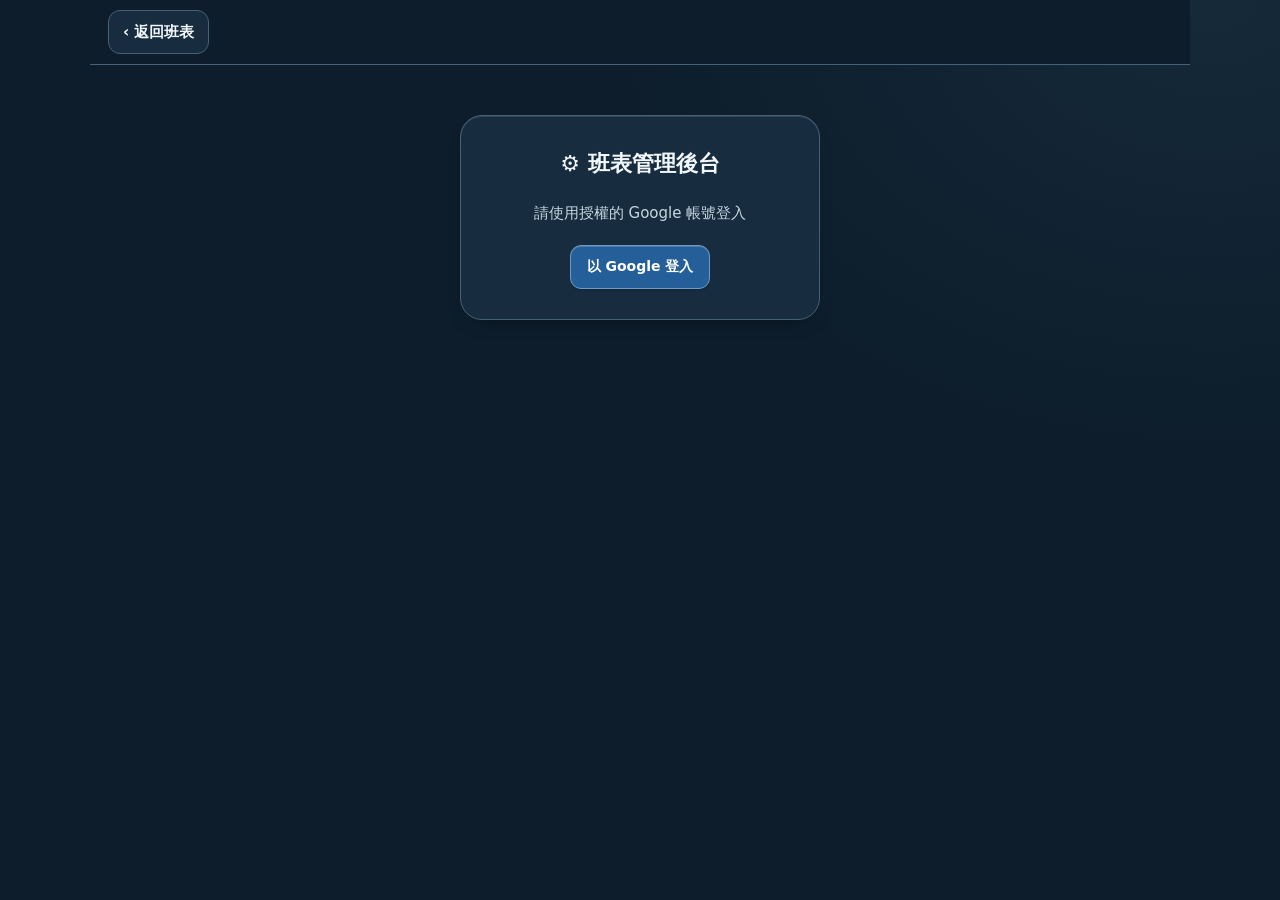
<file: admin/index.html>
<!DOCTYPE html>
<html lang="zh-TW" translate="no">
<head>
<meta charset="UTF-8">
<meta name="viewport" content="width=device-width,initial-scale=1,viewport-fit=cover">
<meta name="google" content="notranslate">
<meta name="theme-color" content="#0f0f1a">
<link rel="manifest" href="./manifest.json">
<link rel="apple-touch-icon" href="./icon-192.png">
<title>班表管理後台</title><script>(function(){var mode='auto';try{mode=localStorage.getItem('_appearance')||'auto'}catch(e){}var hour=new Date().getHours();document.documentElement.dataset.theme=mode==='light'||mode==='auto'&&hour>=5&&hour<19?'light':'dark'})();</script>
<link rel="stylesheet" href="./admin.css?v=339-station">
<script src="../vendor/firebase/10.12.0/firebase-app-compat.js"></script>
<script src="../vendor/firebase/10.12.0/firebase-auth-compat.js"></script>
<script src="../vendor/firebase/10.12.0/firebase-firestore-compat.js"></script>
</head>
<body translate="no">
<nav class="admin-topnav" aria-label="返回班表">
  <a href="../" style="display:inline-flex;align-items:center;min-height:44px;padding:8px 14px;border:1px solid #66806e;border-radius:12px;background:linear-gradient(145deg,#284a3c,#183027);box-shadow:inset 0 1px 0 #ffffff33,0 3px 0 #061c14;color:#e9f6e8;text-decoration:none;font-weight:700" onclick="try{const from=new URL(document.referrer),root=new URL('../',location.href);if(from.origin===root.origin&amp;&amp;(from.pathname===root.pathname||from.pathname===root.pathname+'index.html')&amp;&amp;history.length&gt;1){history.back();return false}}catch(e){}">‹ 返回班表</a>
</nav>
<div id="app"></div>
<div id="toast" class="toast"></div>
<script src="./admin.js?v=339-station"></script>
</body>
</html>
</file>
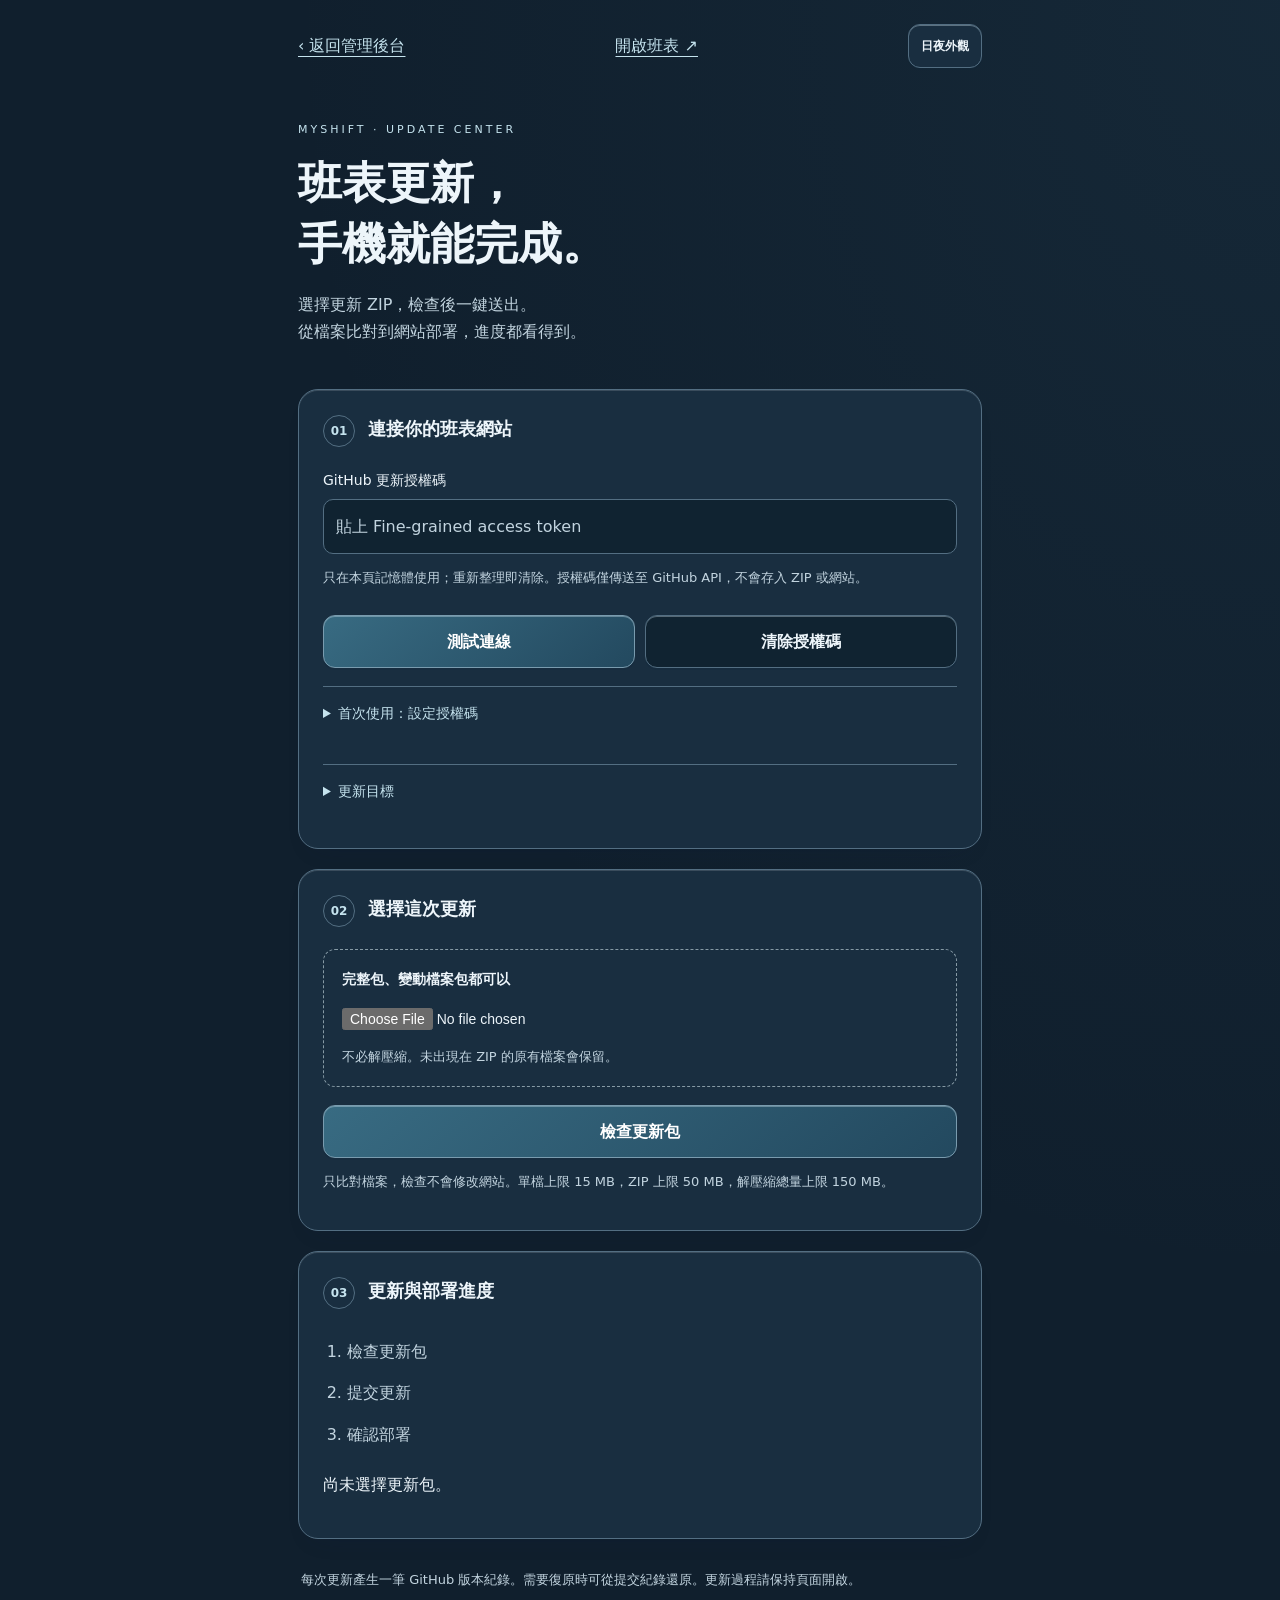
<file: update/index.html>
<!doctype html>
<html lang="zh-Hant"><head><meta charset="utf-8"><meta name="viewport" content="width=device-width,initial-scale=1,viewport-fit=cover"><meta name="theme-color" content="#101b24"><title>班表・手機更新中心</title><link rel="stylesheet" href="update.css?v=337"><script defer src="vendor/jszip.min.js"></script><script defer src="update.js?v=337"></script></head>
<body><script>(function(){var m='auto';try{m=localStorage.getItem('_appearance')||'auto'}catch(e){}var h=new Date().getHours();document.documentElement.dataset.theme=m==='light'||m==='auto'&&h>=5&&h<19?'light':'dark'})();</script><main><nav><a href="../admin/">‹ 返回管理後台</a><a href="../">開啟班表 ↗</a><button type="button" id="appearance" class="appearance" aria-label="切換日夜外觀">日夜外觀</button></nav><header><p class="eyebrow">MYSHIFT · UPDATE CENTER</p><h1>班表更新，<br>手機就能完成。</h1><p>選擇更新 ZIP，檢查後一鍵送出。<br>從檔案比對到網站部署，進度都看得到。</p></header>
<section><h2><span>01</span> 連接你的班表網站</h2><label for="token">GitHub 更新授權碼</label><input id="token" type="password" autocomplete="off" spellcheck="false" placeholder="貼上 Fine-grained access token"><p class="hint">只在本頁記憶體使用；重新整理即清除。授權碼僅傳送至 GitHub API，不會存入 ZIP 或網站。</p><div class="actions"><button id="connect" type="button">測試連線</button><button id="clear" class="secondary" type="button">清除授權碼</button></div>
<details><summary>首次使用：設定授權碼</summary><p>在 GitHub 建立 Fine-grained personal access token，Repository access 只選 <b>myshift</b>，設定 Contents: Read and write；Actions: Read-only 與 Pages: Read-only 可供查看部署狀態。請設定到期日。</p><a href="https://github.com/settings/personal-access-tokens/new" target="_blank" rel="noopener noreferrer">開啟 GitHub 授權碼設定 ↗</a></details>
<details><summary>更新目標</summary><label for="owner">帳號</label><input id="owner" value="onerkk" spellcheck="false"><label for="repo">儲存庫</label><input id="repo" value="myshift" spellcheck="false"><label for="branch">分支（留空自動判斷）</label><input id="branch" placeholder="自動使用預設分支" spellcheck="false"><p class="hint">上傳到目前 GitHub Pages 使用的來源分支；如有分支保護，GitHub 可能拒絕直接更新。</p></details></section>
<section><h2><span>02</span> 選擇這次更新</h2><label class="filebox" for="zip">完整包、變動檔案包都可以<input id="zip" type="file" accept=".zip,application/zip"><small>不必解壓縮。未出現在 ZIP 的原有檔案會保留。</small></label><button id="inspect" type="button">檢查更新包</button><p class="hint">只比對檔案，檢查不會修改網站。單檔上限 15 MB，ZIP 上限 50 MB，解壓縮總量上限 150 MB。</p><div id="review" hidden><h3 id="reviewTitle"></h3><ul id="files"></ul><button id="publish" type="button">一鍵更新網站</button></div></section>
<section><h2><span>03</span> 更新與部署進度</h2><ol id="steps"><li id="stepCheck">檢查更新包</li><li id="stepCommit">提交更新</li><li id="stepDeploy">確認部署</li></ol><p id="status" role="status" aria-live="polite">尚未選擇更新包。</p><div id="links"></div><button id="retryDeploy" type="button" class="secondary" hidden>重新檢查部署</button></section><footer>每次更新產生一筆 GitHub 版本紀錄。需要復原時可從提交紀錄還原。更新過程請保持頁面開啟。</footer></main></body></html>
</file>
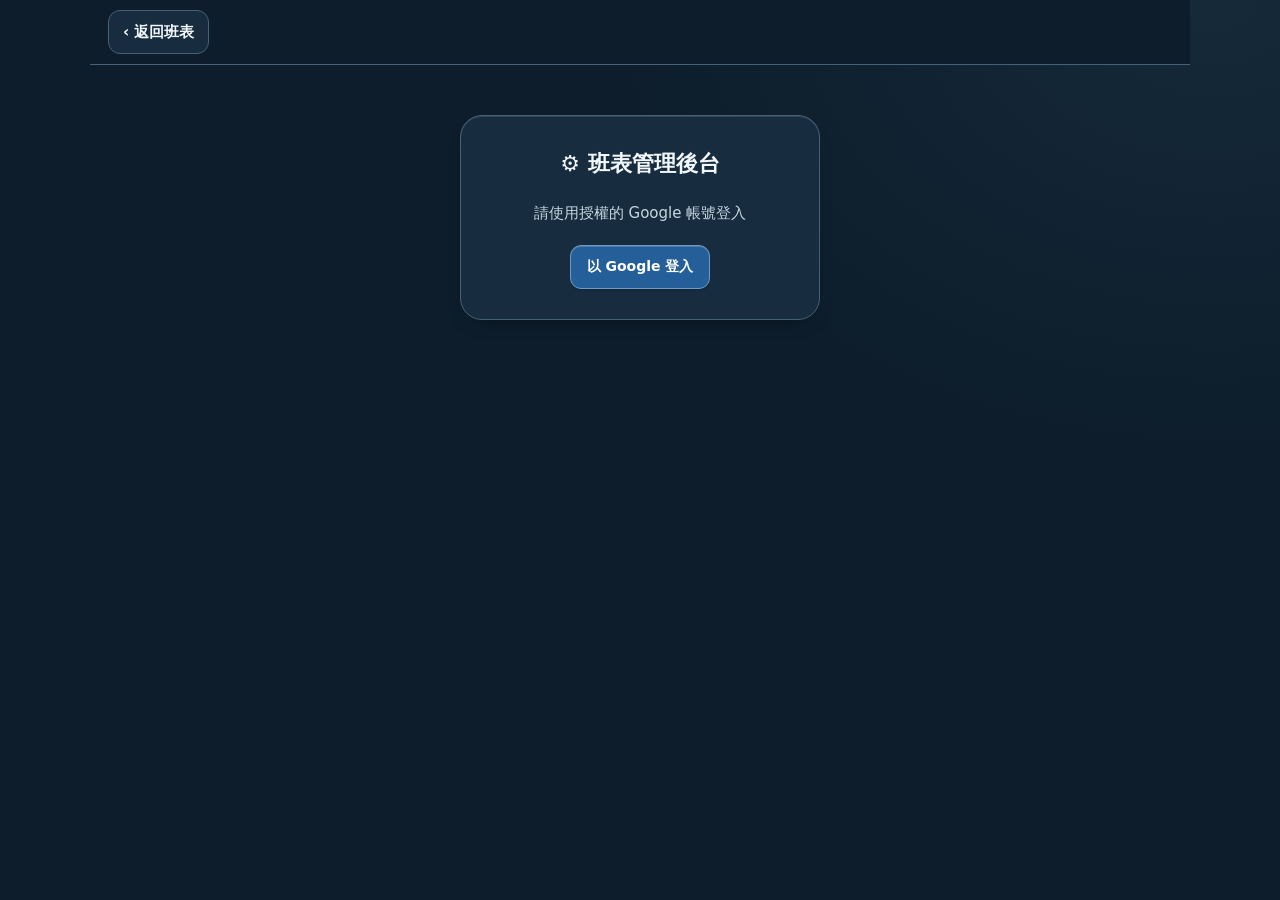
<file: admin.html>
<!DOCTYPE html>
<html lang="zh-TW">
<head>
<meta charset="UTF-8">
<meta name="viewport" content="width=device-width,initial-scale=1">
<meta http-equiv="refresh" content="0;url=https://onerkk.github.io/myshift/admin/index.html">
<meta name="google" content="notranslate">
<title>管理後台</title>
<style>
body{font-family:system-ui,-apple-system,sans-serif;padding:40px 20px;text-align:center;color:#333;background:#f5f5f5}
.box{max-width:400px;margin:60px auto;background:#fff;padding:30px;border-radius:12px;box-shadow:0 2px 8px rgba(0,0,0,0.1)}
h2{margin:0 0 16px;font-size:18px}
a{display:inline-block;margin-top:16px;padding:12px 24px;background:#00897b;color:#fff;text-decoration:none;border-radius:8px;font-weight:600}
code{font-size:11px;color:#888;word-break:break-all;display:block;margin-top:12px}
</style>
</head>
<body translate="no">
<div class="box">
<h2>前往管理後台</h2>
<p>如果未自動跳轉，請點下方按鈕</p>
<a href="https://onerkk.github.io/myshift/admin/index.html">開啟管理後台</a>
<code>https://onerkk.github.io/myshift/admin/index.html</code>
</div>
<script>
(function(){
  var target = 'https://onerkk.github.io/myshift/admin/index.html';
  setTimeout(function(){
    try { window.top.location.href = target; }
    catch(e) { window.location.href = target; }
  }, 100);
})();
</script>
</body>
</html>
</file>
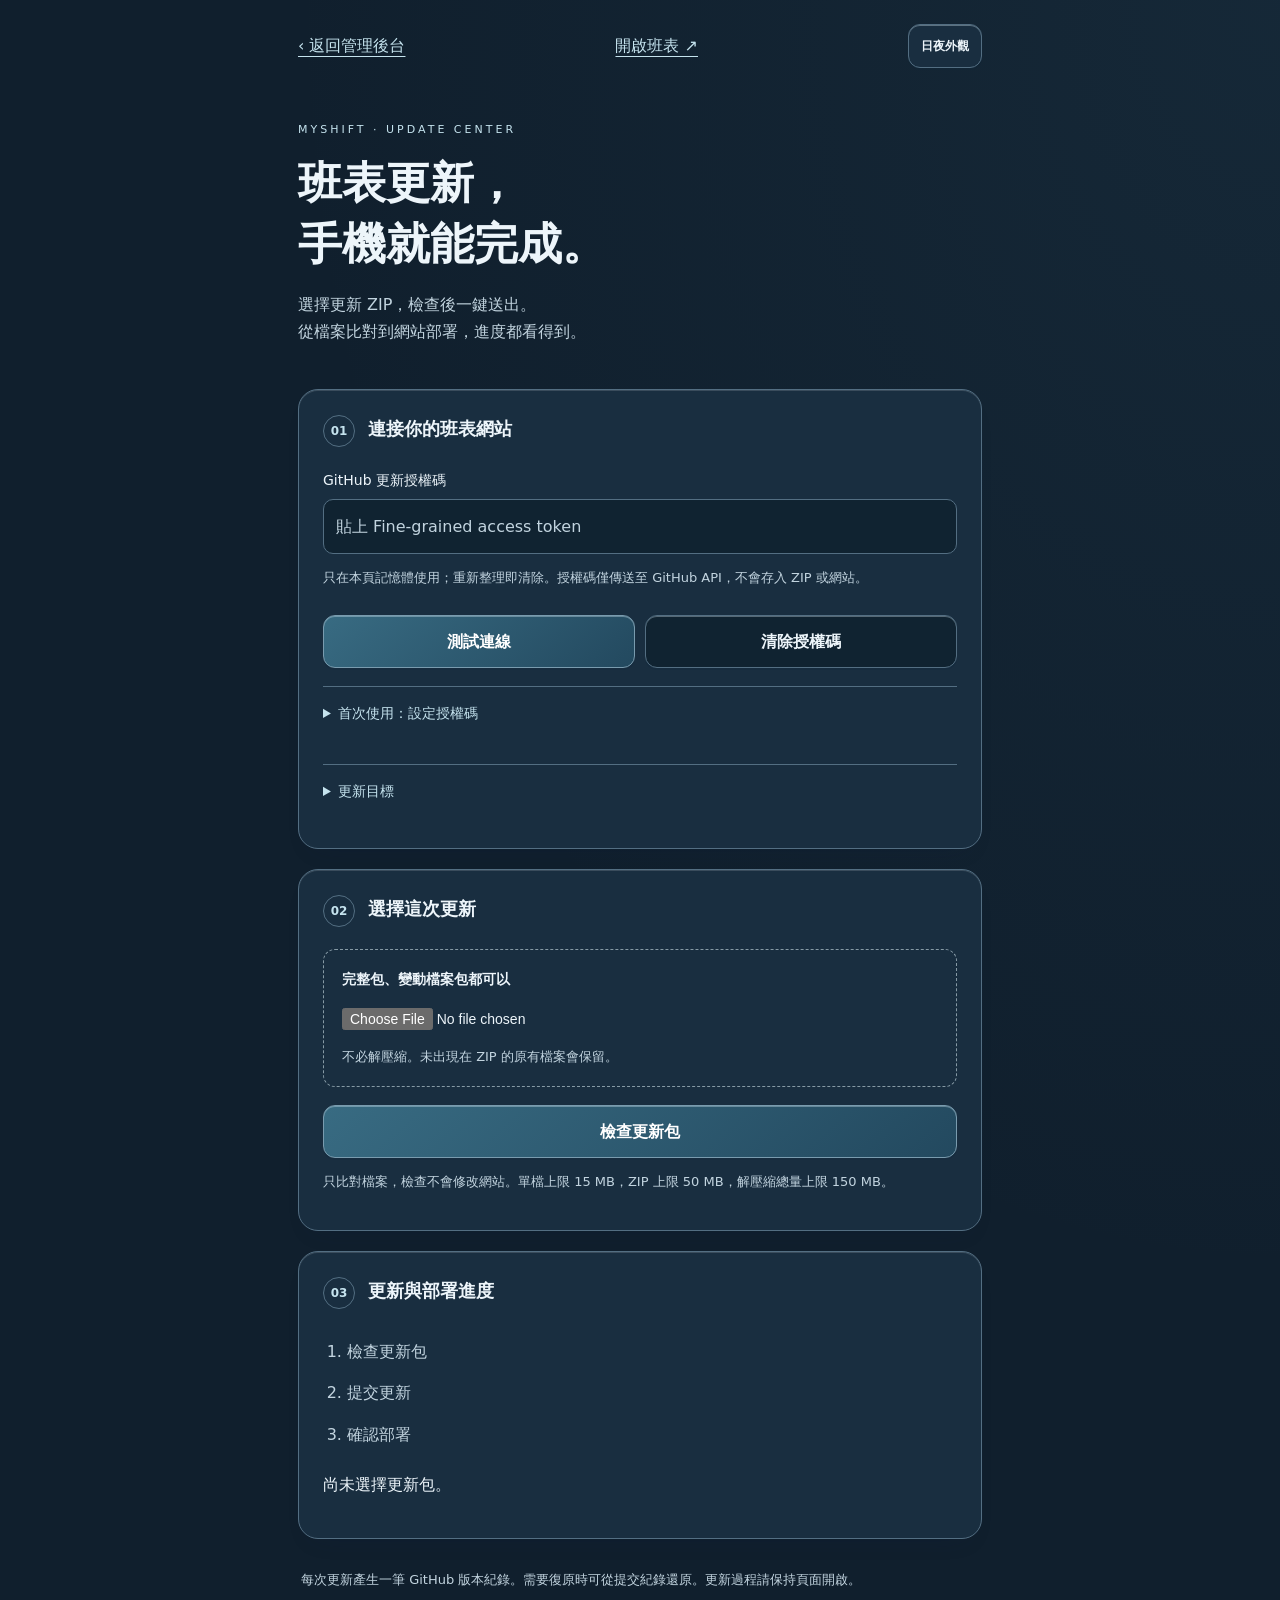
<file: update.html>
<!doctype html>
<html lang="zh-Hant" data-site-root="./"><head><meta charset="utf-8"><meta name="viewport" content="width=device-width,initial-scale=1,viewport-fit=cover"><meta name="theme-color" content="#101b24"><title>班表・手機更新中心</title><style>:root{color-scheme:dark;font-family:system-ui,-apple-system,"Noto Sans TC",sans-serif;color:#eaf0f5;background:#101b24;line-height:1.7}*{box-sizing:border-box}body{margin:0;background:radial-gradient(ellipse at top right,#29473e80,transparent 55%)}main{max-width:720px;margin:auto;padding:24px 18px 50px}nav{display:flex;justify-content:space-between;gap:12px;flex-wrap:wrap}a{color:#cfe7dd;text-underline-offset:5px;overflow-wrap:anywhere}nav a{display:inline-flex;align-items:center;min-height:44px}header{padding:42px 0 28px}.eyebrow{font-size:11px;letter-spacing:3px;color:#d4c39b}h1{font-size:clamp(32px,8vw,48px);line-height:1.4;margin:12px 0;color:#f7f3e8;font-weight:600}header>p:last-child{color:#b4c3cb}section{padding:24px;background:#192b36;border:1px solid #425965;border-radius:20px;margin-bottom:20px;box-shadow:0 12px 35px #0002}h2{font-size:18px;margin:0 0 22px}h2 span{display:inline-grid;place-items:center;width:32px;height:32px;border:1px solid #bba879;border-radius:50%;font-size:12px;color:#e2d0a7;margin-right:7px}label{display:block;margin:12px 0 6px;font-size:14px}input:not([type=file]){width:100%;min-width:0;padding:13px 12px;font:inherit;font-size:16px;background:#101e28;color:#f7f7f7;border:1px solid #687b87;border-radius:10px}button{min-height:48px;padding:12px 16px;border-radius:12px;background:#d7c392;color:#17252c;border:1px solid #ebddb8;font:inherit;font-weight:700;cursor:pointer;width:100%;margin-top:12px}button.secondary{background:#223c4a;color:#e5edf3;border-color:#647c8b}button:disabled{opacity:.5;cursor:default}.actions{display:flex;gap:10px}.actions button{width:auto;flex:1}.hint,small,footer{font-size:13px;color:#b9c8d0}details{border-top:1px solid #3c5360;margin-top:18px;padding-top:15px}summary{cursor:pointer;min-height:44px;color:#e2d0a7;font-size:14px}details p{font-size:14px}.filebox{padding:18px;border:1px dashed #869aa5;border-radius:12px;font-weight:600}.filebox input{display:block;max-width:100%;font-size:14px;margin:16px 0}.filebox small{display:block;font-weight:400}#files{max-height:260px;overflow:auto;padding-left:20px;font-size:13px;overflow-wrap:anywhere}#status{white-space:pre-line;overflow-wrap:anywhere}#status.error{color:#ffb4aa}#steps{padding-left:24px;color:#b9c8d0}#steps li{padding:7px 0}#steps .done{color:#a3e0bf}#steps .active{color:#f3d99e}#links a{display:block;min-height:44px;padding:8px 0}footer{padding:10px 3px}button:focus-visible,a:focus-visible,input:focus-visible,summary:focus-visible{outline:3px solid #dfc996;outline-offset:3px}[hidden]{display:none!important}@media(max-width:380px){section{padding:18px}.actions{flex-direction:column;gap:0}}

/* v337: same readable light/dark palette as the roster and console. */
:root{--up-bg:#101f2d;--up-panel:#192e40;--up-input:#102331;--up-text:#edf5fa;--up-muted:#c2d4df;--up-line:#536e82;--up-accent:#c5e3ee;color:var(--up-text);background:var(--up-bg)}
html[data-theme=light]{color-scheme:light;--up-bg:#e8eff3;--up-panel:#f9fbfc;--up-input:#edf3f6;--up-text:#173246;--up-muted:#425e70;--up-line:#aabfce;--up-accent:#244f68}
body{background:radial-gradient(ellipse at top right,#49809b18,transparent 55%)}h1{color:var(--up-text);font-size:clamp(30px,7.5vw,44px)}a,summary,.eyebrow{color:var(--up-accent)}header>p:last-child,.hint,small,footer,#steps{color:var(--up-muted)}section{background:var(--up-panel);border-color:var(--up-line);box-shadow:inset 0 1px 0 #ffffff25,0 12px 26px -18px #061b3b44}h2 span{color:var(--up-accent);border-color:var(--up-line)}input:not([type=file]){background:var(--up-input);color:var(--up-text);border-color:var(--up-line)}input::placeholder{color:var(--up-muted);opacity:1}button{background:linear-gradient(140deg,#386b82,#23495f);color:#fff;border-color:#799bae;box-shadow:inset 0 1px 0 #e1f5ff55,0 2px 0 #0c263d30}button.secondary{background:var(--up-input);color:var(--up-text);border-color:var(--up-line)}details{border-color:var(--up-line)}button.appearance{width:auto;font-size:12px;margin:0;min-height:44px;padding:8px 12px;background:var(--up-panel);color:var(--up-text);border-color:var(--up-line)}html[data-theme=light] #status.error{color:#9b2924}html[data-theme=light] #steps .done{color:#17613c}html[data-theme=light] #steps .active{color:#7d4e0b}
</style></head>
<body><script>(function(){var m='auto';try{m=localStorage.getItem('_appearance')||'auto'}catch(e){}var h=new Date().getHours();document.documentElement.dataset.theme=m==='light'||m==='auto'&&h>=5&&h<19?'light':'dark'})();</script><main><nav><a href="./admin/index.html">‹ 返回管理後台</a><a href="./">開啟班表 ↗</a><button type="button" id="appearance" class="appearance" aria-label="切換日夜外觀">日夜外觀</button></nav><header><p class="eyebrow">MYSHIFT · UPDATE CENTER</p><h1>班表更新，<br>手機就能完成。</h1><p>選擇更新 ZIP，檢查後一鍵送出。<br>從檔案比對到網站部署，進度都看得到。</p></header>
<section><h2><span>01</span> 連接你的班表網站</h2><label for="token">GitHub 更新授權碼</label><input id="token" type="password" autocomplete="off" spellcheck="false" placeholder="貼上 Fine-grained access token"><p class="hint">只在本頁記憶體使用；重新整理即清除。授權碼僅傳送至 GitHub API，不會存入 ZIP 或網站。</p><div class="actions"><button id="connect" type="button">測試連線</button><button id="clear" class="secondary" type="button">清除授權碼</button></div>
<details><summary>首次使用：設定授權碼</summary><p>在 GitHub 建立 Fine-grained personal access token，Repository access 只選 <b>myshift</b>，設定 Contents: Read and write；Actions: Read-only 與 Pages: Read-only 可供查看部署狀態。請設定到期日。</p><a href="https://github.com/settings/personal-access-tokens/new" target="_blank" rel="noopener noreferrer">開啟 GitHub 授權碼設定 ↗</a></details>
<details><summary>更新目標</summary><label for="owner">帳號</label><input id="owner" value="onerkk" spellcheck="false"><label for="repo">儲存庫</label><input id="repo" value="myshift" spellcheck="false"><label for="branch">分支（留空自動判斷）</label><input id="branch" placeholder="自動使用預設分支" spellcheck="false"><p class="hint">上傳到目前 GitHub Pages 使用的來源分支；如有分支保護，GitHub 可能拒絕直接更新。</p></details></section>
<section><h2><span>02</span> 選擇這次更新</h2><label class="filebox" for="zip">完整包、變動檔案包都可以<input id="zip" type="file" accept=".zip,application/zip"><small>不必解壓縮。未出現在 ZIP 的原有檔案會保留。</small></label><button id="inspect" type="button">檢查更新包</button><p class="hint">只比對檔案，檢查不會修改網站。單檔上限 15 MB，ZIP 上限 50 MB，解壓縮總量上限 150 MB。</p><div id="review" hidden><h3 id="reviewTitle"></h3><ul id="files"></ul><button id="publish" type="button">一鍵更新網站</button></div></section>
<section><h2><span>03</span> 更新與部署進度</h2><ol id="steps"><li id="stepCheck">檢查更新包</li><li id="stepCommit">提交更新</li><li id="stepDeploy">確認部署</li></ol><p id="status" role="status" aria-live="polite">尚未選擇更新包。</p><div id="links"></div><button id="retryDeploy" type="button" class="secondary" hidden>重新檢查部署</button></section><footer>每次更新產生一筆 GitHub 版本紀錄。需要復原時可從提交紀錄還原。更新過程請保持頁面開啟。</footer></main><script>/*!

JSZip v3.10.1 - A JavaScript class for generating and reading zip files
<http://stuartk.com/jszip>

(c) 2009-2016 Stuart Knightley <stuart [at] stuartk.com>
Dual licenced under the MIT license or GPLv3. See https://raw.github.com/Stuk/jszip/main/LICENSE.markdown.

JSZip uses the library pako released under the MIT license :
https://github.com/nodeca/pako/blob/main/LICENSE
*/

!function(e){if("object"==typeof exports&&"undefined"!=typeof module)module.exports=e();else if("function"==typeof define&&define.amd)define([],e);else{("undefined"!=typeof window?window:"undefined"!=typeof global?global:"undefined"!=typeof self?self:this).JSZip=e()}}(function(){return function s(a,o,h){function u(r,e){if(!o[r]){if(!a[r]){var t="function"==typeof require&&require;if(!e&&t)return t(r,!0);if(l)return l(r,!0);var n=new Error("Cannot find module '"+r+"'");throw n.code="MODULE_NOT_FOUND",n}var i=o[r]={exports:{}};a[r][0].call(i.exports,function(e){var t=a[r][1][e];return u(t||e)},i,i.exports,s,a,o,h)}return o[r].exports}for(var l="function"==typeof require&&require,e=0;e<h.length;e++)u(h[e]);return u}({1:[function(e,t,r){"use strict";var d=e("./utils"),c=e("./support"),p="ABCDEFGHIJKLMNOPQRSTUVWXYZabcdefghijklmnopqrstuvwxyz0123456789+/=";r.encode=function(e){for(var t,r,n,i,s,a,o,h=[],u=0,l=e.length,f=l,c="string"!==d.getTypeOf(e);u<e.length;)f=l-u,n=c?(t=e[u++],r=u<l?e[u++]:0,u<l?e[u++]:0):(t=e.charCodeAt(u++),r=u<l?e.charCodeAt(u++):0,u<l?e.charCodeAt(u++):0),i=t>>2,s=(3&t)<<4|r>>4,a=1<f?(15&r)<<2|n>>6:64,o=2<f?63&n:64,h.push(p.charAt(i)+p.charAt(s)+p.charAt(a)+p.charAt(o));return h.join("")},r.decode=function(e){var t,r,n,i,s,a,o=0,h=0,u="data:";if(e.substr(0,u.length)===u)throw new Error("Invalid base64 input, it looks like a data url.");var l,f=3*(e=e.replace(/[^A-Za-z0-9+/=]/g,"")).length/4;if(e.charAt(e.length-1)===p.charAt(64)&&f--,e.charAt(e.length-2)===p.charAt(64)&&f--,f%1!=0)throw new Error("Invalid base64 input, bad content length.");for(l=c.uint8array?new Uint8Array(0|f):new Array(0|f);o<e.length;)t=p.indexOf(e.charAt(o++))<<2|(i=p.indexOf(e.charAt(o++)))>>4,r=(15&i)<<4|(s=p.indexOf(e.charAt(o++)))>>2,n=(3&s)<<6|(a=p.indexOf(e.charAt(o++))),l[h++]=t,64!==s&&(l[h++]=r),64!==a&&(l[h++]=n);return l}},{"./support":30,"./utils":32}],2:[function(e,t,r){"use strict";var n=e("./external"),i=e("./stream/DataWorker"),s=e("./stream/Crc32Probe"),a=e("./stream/DataLengthProbe");function o(e,t,r,n,i){this.compressedSize=e,this.uncompressedSize=t,this.crc32=r,this.compression=n,this.compressedContent=i}o.prototype={getContentWorker:function(){var e=new i(n.Promise.resolve(this.compressedContent)).pipe(this.compression.uncompressWorker()).pipe(new a("data_length")),t=this;return e.on("end",function(){if(this.streamInfo.data_length!==t.uncompressedSize)throw new Error("Bug : uncompressed data size mismatch")}),e},getCompressedWorker:function(){return new i(n.Promise.resolve(this.compressedContent)).withStreamInfo("compressedSize",this.compressedSize).withStreamInfo("uncompressedSize",this.uncompressedSize).withStreamInfo("crc32",this.crc32).withStreamInfo("compression",this.compression)}},o.createWorkerFrom=function(e,t,r){return e.pipe(new s).pipe(new a("uncompressedSize")).pipe(t.compressWorker(r)).pipe(new a("compressedSize")).withStreamInfo("compression",t)},t.exports=o},{"./external":6,"./stream/Crc32Probe":25,"./stream/DataLengthProbe":26,"./stream/DataWorker":27}],3:[function(e,t,r){"use strict";var n=e("./stream/GenericWorker");r.STORE={magic:"\0\0",compressWorker:function(){return new n("STORE compression")},uncompressWorker:function(){return new n("STORE decompression")}},r.DEFLATE=e("./flate")},{"./flate":7,"./stream/GenericWorker":28}],4:[function(e,t,r){"use strict";var n=e("./utils");var o=function(){for(var e,t=[],r=0;r<256;r++){e=r;for(var n=0;n<8;n++)e=1&e?3988292384^e>>>1:e>>>1;t[r]=e}return t}();t.exports=function(e,t){return void 0!==e&&e.length?"string"!==n.getTypeOf(e)?function(e,t,r,n){var i=o,s=n+r;e^=-1;for(var a=n;a<s;a++)e=e>>>8^i[255&(e^t[a])];return-1^e}(0|t,e,e.length,0):function(e,t,r,n){var i=o,s=n+r;e^=-1;for(var a=n;a<s;a++)e=e>>>8^i[255&(e^t.charCodeAt(a))];return-1^e}(0|t,e,e.length,0):0}},{"./utils":32}],5:[function(e,t,r){"use strict";r.base64=!1,r.binary=!1,r.dir=!1,r.createFolders=!0,r.date=null,r.compression=null,r.compressionOptions=null,r.comment=null,r.unixPermissions=null,r.dosPermissions=null},{}],6:[function(e,t,r){"use strict";var n=null;n="undefined"!=typeof Promise?Promise:e("lie"),t.exports={Promise:n}},{lie:37}],7:[function(e,t,r){"use strict";var n="undefined"!=typeof Uint8Array&&"undefined"!=typeof Uint16Array&&"undefined"!=typeof Uint32Array,i=e("pako"),s=e("./utils"),a=e("./stream/GenericWorker"),o=n?"uint8array":"array";function h(e,t){a.call(this,"FlateWorker/"+e),this._pako=null,this._pakoAction=e,this._pakoOptions=t,this.meta={}}r.magic="\b\0",s.inherits(h,a),h.prototype.processChunk=function(e){this.meta=e.meta,null===this._pako&&this._createPako(),this._pako.push(s.transformTo(o,e.data),!1)},h.prototype.flush=function(){a.prototype.flush.call(this),null===this._pako&&this._createPako(),this._pako.push([],!0)},h.prototype.cleanUp=function(){a.prototype.cleanUp.call(this),this._pako=null},h.prototype._createPako=function(){this._pako=new i[this._pakoAction]({raw:!0,level:this._pakoOptions.level||-1});var t=this;this._pako.onData=function(e){t.push({data:e,meta:t.meta})}},r.compressWorker=function(e){return new h("Deflate",e)},r.uncompressWorker=function(){return new h("Inflate",{})}},{"./stream/GenericWorker":28,"./utils":32,pako:38}],8:[function(e,t,r){"use strict";function A(e,t){var r,n="";for(r=0;r<t;r++)n+=String.fromCharCode(255&e),e>>>=8;return n}function n(e,t,r,n,i,s){var a,o,h=e.file,u=e.compression,l=s!==O.utf8encode,f=I.transformTo("string",s(h.name)),c=I.transformTo("string",O.utf8encode(h.name)),d=h.comment,p=I.transformTo("string",s(d)),m=I.transformTo("string",O.utf8encode(d)),_=c.length!==h.name.length,g=m.length!==d.length,b="",v="",y="",w=h.dir,k=h.date,x={crc32:0,compressedSize:0,uncompressedSize:0};t&&!r||(x.crc32=e.crc32,x.compressedSize=e.compressedSize,x.uncompressedSize=e.uncompressedSize);var S=0;t&&(S|=8),l||!_&&!g||(S|=2048);var z=0,C=0;w&&(z|=16),"UNIX"===i?(C=798,z|=function(e,t){var r=e;return e||(r=t?16893:33204),(65535&r)<<16}(h.unixPermissions,w)):(C=20,z|=function(e){return 63&(e||0)}(h.dosPermissions)),a=k.getUTCHours(),a<<=6,a|=k.getUTCMinutes(),a<<=5,a|=k.getUTCSeconds()/2,o=k.getUTCFullYear()-1980,o<<=4,o|=k.getUTCMonth()+1,o<<=5,o|=k.getUTCDate(),_&&(v=A(1,1)+A(B(f),4)+c,b+="up"+A(v.length,2)+v),g&&(y=A(1,1)+A(B(p),4)+m,b+="uc"+A(y.length,2)+y);var E="";return E+="\n\0",E+=A(S,2),E+=u.magic,E+=A(a,2),E+=A(o,2),E+=A(x.crc32,4),E+=A(x.compressedSize,4),E+=A(x.uncompressedSize,4),E+=A(f.length,2),E+=A(b.length,2),{fileRecord:R.LOCAL_FILE_HEADER+E+f+b,dirRecord:R.CENTRAL_FILE_HEADER+A(C,2)+E+A(p.length,2)+"\0\0\0\0"+A(z,4)+A(n,4)+f+b+p}}var I=e("../utils"),i=e("../stream/GenericWorker"),O=e("../utf8"),B=e("../crc32"),R=e("../signature");function s(e,t,r,n){i.call(this,"ZipFileWorker"),this.bytesWritten=0,this.zipComment=t,this.zipPlatform=r,this.encodeFileName=n,this.streamFiles=e,this.accumulate=!1,this.contentBuffer=[],this.dirRecords=[],this.currentSourceOffset=0,this.entriesCount=0,this.currentFile=null,this._sources=[]}I.inherits(s,i),s.prototype.push=function(e){var t=e.meta.percent||0,r=this.entriesCount,n=this._sources.length;this.accumulate?this.contentBuffer.push(e):(this.bytesWritten+=e.data.length,i.prototype.push.call(this,{data:e.data,meta:{currentFile:this.currentFile,percent:r?(t+100*(r-n-1))/r:100}}))},s.prototype.openedSource=function(e){this.currentSourceOffset=this.bytesWritten,this.currentFile=e.file.name;var t=this.streamFiles&&!e.file.dir;if(t){var r=n(e,t,!1,this.currentSourceOffset,this.zipPlatform,this.encodeFileName);this.push({data:r.fileRecord,meta:{percent:0}})}else this.accumulate=!0},s.prototype.closedSource=function(e){this.accumulate=!1;var t=this.streamFiles&&!e.file.dir,r=n(e,t,!0,this.currentSourceOffset,this.zipPlatform,this.encodeFileName);if(this.dirRecords.push(r.dirRecord),t)this.push({data:function(e){return R.DATA_DESCRIPTOR+A(e.crc32,4)+A(e.compressedSize,4)+A(e.uncompressedSize,4)}(e),meta:{percent:100}});else for(this.push({data:r.fileRecord,meta:{percent:0}});this.contentBuffer.length;)this.push(this.contentBuffer.shift());this.currentFile=null},s.prototype.flush=function(){for(var e=this.bytesWritten,t=0;t<this.dirRecords.length;t++)this.push({data:this.dirRecords[t],meta:{percent:100}});var r=this.bytesWritten-e,n=function(e,t,r,n,i){var s=I.transformTo("string",i(n));return R.CENTRAL_DIRECTORY_END+"\0\0\0\0"+A(e,2)+A(e,2)+A(t,4)+A(r,4)+A(s.length,2)+s}(this.dirRecords.length,r,e,this.zipComment,this.encodeFileName);this.push({data:n,meta:{percent:100}})},s.prototype.prepareNextSource=function(){this.previous=this._sources.shift(),this.openedSource(this.previous.streamInfo),this.isPaused?this.previous.pause():this.previous.resume()},s.prototype.registerPrevious=function(e){this._sources.push(e);var t=this;return e.on("data",function(e){t.processChunk(e)}),e.on("end",function(){t.closedSource(t.previous.streamInfo),t._sources.length?t.prepareNextSource():t.end()}),e.on("error",function(e){t.error(e)}),this},s.prototype.resume=function(){return!!i.prototype.resume.call(this)&&(!this.previous&&this._sources.length?(this.prepareNextSource(),!0):this.previous||this._sources.length||this.generatedError?void 0:(this.end(),!0))},s.prototype.error=function(e){var t=this._sources;if(!i.prototype.error.call(this,e))return!1;for(var r=0;r<t.length;r++)try{t[r].error(e)}catch(e){}return!0},s.prototype.lock=function(){i.prototype.lock.call(this);for(var e=this._sources,t=0;t<e.length;t++)e[t].lock()},t.exports=s},{"../crc32":4,"../signature":23,"../stream/GenericWorker":28,"../utf8":31,"../utils":32}],9:[function(e,t,r){"use strict";var u=e("../compressions"),n=e("./ZipFileWorker");r.generateWorker=function(e,a,t){var o=new n(a.streamFiles,t,a.platform,a.encodeFileName),h=0;try{e.forEach(function(e,t){h++;var r=function(e,t){var r=e||t,n=u[r];if(!n)throw new Error(r+" is not a valid compression method !");return n}(t.options.compression,a.compression),n=t.options.compressionOptions||a.compressionOptions||{},i=t.dir,s=t.date;t._compressWorker(r,n).withStreamInfo("file",{name:e,dir:i,date:s,comment:t.comment||"",unixPermissions:t.unixPermissions,dosPermissions:t.dosPermissions}).pipe(o)}),o.entriesCount=h}catch(e){o.error(e)}return o}},{"../compressions":3,"./ZipFileWorker":8}],10:[function(e,t,r){"use strict";function n(){if(!(this instanceof n))return new n;if(arguments.length)throw new Error("The constructor with parameters has been removed in JSZip 3.0, please check the upgrade guide.");this.files=Object.create(null),this.comment=null,this.root="",this.clone=function(){var e=new n;for(var t in this)"function"!=typeof this[t]&&(e[t]=this[t]);return e}}(n.prototype=e("./object")).loadAsync=e("./load"),n.support=e("./support"),n.defaults=e("./defaults"),n.version="3.10.1",n.loadAsync=function(e,t){return(new n).loadAsync(e,t)},n.external=e("./external"),t.exports=n},{"./defaults":5,"./external":6,"./load":11,"./object":15,"./support":30}],11:[function(e,t,r){"use strict";var u=e("./utils"),i=e("./external"),n=e("./utf8"),s=e("./zipEntries"),a=e("./stream/Crc32Probe"),l=e("./nodejsUtils");function f(n){return new i.Promise(function(e,t){var r=n.decompressed.getContentWorker().pipe(new a);r.on("error",function(e){t(e)}).on("end",function(){r.streamInfo.crc32!==n.decompressed.crc32?t(new Error("Corrupted zip : CRC32 mismatch")):e()}).resume()})}t.exports=function(e,o){var h=this;return o=u.extend(o||{},{base64:!1,checkCRC32:!1,optimizedBinaryString:!1,createFolders:!1,decodeFileName:n.utf8decode}),l.isNode&&l.isStream(e)?i.Promise.reject(new Error("JSZip can't accept a stream when loading a zip file.")):u.prepareContent("the loaded zip file",e,!0,o.optimizedBinaryString,o.base64).then(function(e){var t=new s(o);return t.load(e),t}).then(function(e){var t=[i.Promise.resolve(e)],r=e.files;if(o.checkCRC32)for(var n=0;n<r.length;n++)t.push(f(r[n]));return i.Promise.all(t)}).then(function(e){for(var t=e.shift(),r=t.files,n=0;n<r.length;n++){var i=r[n],s=i.fileNameStr,a=u.resolve(i.fileNameStr);h.file(a,i.decompressed,{binary:!0,optimizedBinaryString:!0,date:i.date,dir:i.dir,comment:i.fileCommentStr.length?i.fileCommentStr:null,unixPermissions:i.unixPermissions,dosPermissions:i.dosPermissions,createFolders:o.createFolders}),i.dir||(h.file(a).unsafeOriginalName=s)}return t.zipComment.length&&(h.comment=t.zipComment),h})}},{"./external":6,"./nodejsUtils":14,"./stream/Crc32Probe":25,"./utf8":31,"./utils":32,"./zipEntries":33}],12:[function(e,t,r){"use strict";var n=e("../utils"),i=e("../stream/GenericWorker");function s(e,t){i.call(this,"Nodejs stream input adapter for "+e),this._upstreamEnded=!1,this._bindStream(t)}n.inherits(s,i),s.prototype._bindStream=function(e){var t=this;(this._stream=e).pause(),e.on("data",function(e){t.push({data:e,meta:{percent:0}})}).on("error",function(e){t.isPaused?this.generatedError=e:t.error(e)}).on("end",function(){t.isPaused?t._upstreamEnded=!0:t.end()})},s.prototype.pause=function(){return!!i.prototype.pause.call(this)&&(this._stream.pause(),!0)},s.prototype.resume=function(){return!!i.prototype.resume.call(this)&&(this._upstreamEnded?this.end():this._stream.resume(),!0)},t.exports=s},{"../stream/GenericWorker":28,"../utils":32}],13:[function(e,t,r){"use strict";var i=e("readable-stream").Readable;function n(e,t,r){i.call(this,t),this._helper=e;var n=this;e.on("data",function(e,t){n.push(e)||n._helper.pause(),r&&r(t)}).on("error",function(e){n.emit("error",e)}).on("end",function(){n.push(null)})}e("../utils").inherits(n,i),n.prototype._read=function(){this._helper.resume()},t.exports=n},{"../utils":32,"readable-stream":16}],14:[function(e,t,r){"use strict";t.exports={isNode:"undefined"!=typeof Buffer,newBufferFrom:function(e,t){if(Buffer.from&&Buffer.from!==Uint8Array.from)return Buffer.from(e,t);if("number"==typeof e)throw new Error('The "data" argument must not be a number');return new Buffer(e,t)},allocBuffer:function(e){if(Buffer.alloc)return Buffer.alloc(e);var t=new Buffer(e);return t.fill(0),t},isBuffer:function(e){return Buffer.isBuffer(e)},isStream:function(e){return e&&"function"==typeof e.on&&"function"==typeof e.pause&&"function"==typeof e.resume}}},{}],15:[function(e,t,r){"use strict";function s(e,t,r){var n,i=u.getTypeOf(t),s=u.extend(r||{},f);s.date=s.date||new Date,null!==s.compression&&(s.compression=s.compression.toUpperCase()),"string"==typeof s.unixPermissions&&(s.unixPermissions=parseInt(s.unixPermissions,8)),s.unixPermissions&&16384&s.unixPermissions&&(s.dir=!0),s.dosPermissions&&16&s.dosPermissions&&(s.dir=!0),s.dir&&(e=g(e)),s.createFolders&&(n=_(e))&&b.call(this,n,!0);var a="string"===i&&!1===s.binary&&!1===s.base64;r&&void 0!==r.binary||(s.binary=!a),(t instanceof c&&0===t.uncompressedSize||s.dir||!t||0===t.length)&&(s.base64=!1,s.binary=!0,t="",s.compression="STORE",i="string");var o=null;o=t instanceof c||t instanceof l?t:p.isNode&&p.isStream(t)?new m(e,t):u.prepareContent(e,t,s.binary,s.optimizedBinaryString,s.base64);var h=new d(e,o,s);this.files[e]=h}var i=e("./utf8"),u=e("./utils"),l=e("./stream/GenericWorker"),a=e("./stream/StreamHelper"),f=e("./defaults"),c=e("./compressedObject"),d=e("./zipObject"),o=e("./generate"),p=e("./nodejsUtils"),m=e("./nodejs/NodejsStreamInputAdapter"),_=function(e){"/"===e.slice(-1)&&(e=e.substring(0,e.length-1));var t=e.lastIndexOf("/");return 0<t?e.substring(0,t):""},g=function(e){return"/"!==e.slice(-1)&&(e+="/"),e},b=function(e,t){return t=void 0!==t?t:f.createFolders,e=g(e),this.files[e]||s.call(this,e,null,{dir:!0,createFolders:t}),this.files[e]};function h(e){return"[object RegExp]"===Object.prototype.toString.call(e)}var n={load:function(){throw new Error("This method has been removed in JSZip 3.0, please check the upgrade guide.")},forEach:function(e){var t,r,n;for(t in this.files)n=this.files[t],(r=t.slice(this.root.length,t.length))&&t.slice(0,this.root.length)===this.root&&e(r,n)},filter:function(r){var n=[];return this.forEach(function(e,t){r(e,t)&&n.push(t)}),n},file:function(e,t,r){if(1!==arguments.length)return e=this.root+e,s.call(this,e,t,r),this;if(h(e)){var n=e;return this.filter(function(e,t){return!t.dir&&n.test(e)})}var i=this.files[this.root+e];return i&&!i.dir?i:null},folder:function(r){if(!r)return this;if(h(r))return this.filter(function(e,t){return t.dir&&r.test(e)});var e=this.root+r,t=b.call(this,e),n=this.clone();return n.root=t.name,n},remove:function(r){r=this.root+r;var e=this.files[r];if(e||("/"!==r.slice(-1)&&(r+="/"),e=this.files[r]),e&&!e.dir)delete this.files[r];else for(var t=this.filter(function(e,t){return t.name.slice(0,r.length)===r}),n=0;n<t.length;n++)delete this.files[t[n].name];return this},generate:function(){throw new Error("This method has been removed in JSZip 3.0, please check the upgrade guide.")},generateInternalStream:function(e){var t,r={};try{if((r=u.extend(e||{},{streamFiles:!1,compression:"STORE",compressionOptions:null,type:"",platform:"DOS",comment:null,mimeType:"application/zip",encodeFileName:i.utf8encode})).type=r.type.toLowerCase(),r.compression=r.compression.toUpperCase(),"binarystring"===r.type&&(r.type="string"),!r.type)throw new Error("No output type specified.");u.checkSupport(r.type),"darwin"!==r.platform&&"freebsd"!==r.platform&&"linux"!==r.platform&&"sunos"!==r.platform||(r.platform="UNIX"),"win32"===r.platform&&(r.platform="DOS");var n=r.comment||this.comment||"";t=o.generateWorker(this,r,n)}catch(e){(t=new l("error")).error(e)}return new a(t,r.type||"string",r.mimeType)},generateAsync:function(e,t){return this.generateInternalStream(e).accumulate(t)},generateNodeStream:function(e,t){return(e=e||{}).type||(e.type="nodebuffer"),this.generateInternalStream(e).toNodejsStream(t)}};t.exports=n},{"./compressedObject":2,"./defaults":5,"./generate":9,"./nodejs/NodejsStreamInputAdapter":12,"./nodejsUtils":14,"./stream/GenericWorker":28,"./stream/StreamHelper":29,"./utf8":31,"./utils":32,"./zipObject":35}],16:[function(e,t,r){"use strict";t.exports=e("stream")},{stream:void 0}],17:[function(e,t,r){"use strict";var n=e("./DataReader");function i(e){n.call(this,e);for(var t=0;t<this.data.length;t++)e[t]=255&e[t]}e("../utils").inherits(i,n),i.prototype.byteAt=function(e){return this.data[this.zero+e]},i.prototype.lastIndexOfSignature=function(e){for(var t=e.charCodeAt(0),r=e.charCodeAt(1),n=e.charCodeAt(2),i=e.charCodeAt(3),s=this.length-4;0<=s;--s)if(this.data[s]===t&&this.data[s+1]===r&&this.data[s+2]===n&&this.data[s+3]===i)return s-this.zero;return-1},i.prototype.readAndCheckSignature=function(e){var t=e.charCodeAt(0),r=e.charCodeAt(1),n=e.charCodeAt(2),i=e.charCodeAt(3),s=this.readData(4);return t===s[0]&&r===s[1]&&n===s[2]&&i===s[3]},i.prototype.readData=function(e){if(this.checkOffset(e),0===e)return[];var t=this.data.slice(this.zero+this.index,this.zero+this.index+e);return this.index+=e,t},t.exports=i},{"../utils":32,"./DataReader":18}],18:[function(e,t,r){"use strict";var n=e("../utils");function i(e){this.data=e,this.length=e.length,this.index=0,this.zero=0}i.prototype={checkOffset:function(e){this.checkIndex(this.index+e)},checkIndex:function(e){if(this.length<this.zero+e||e<0)throw new Error("End of data reached (data length = "+this.length+", asked index = "+e+"). Corrupted zip ?")},setIndex:function(e){this.checkIndex(e),this.index=e},skip:function(e){this.setIndex(this.index+e)},byteAt:function(){},readInt:function(e){var t,r=0;for(this.checkOffset(e),t=this.index+e-1;t>=this.index;t--)r=(r<<8)+this.byteAt(t);return this.index+=e,r},readString:function(e){return n.transformTo("string",this.readData(e))},readData:function(){},lastIndexOfSignature:function(){},readAndCheckSignature:function(){},readDate:function(){var e=this.readInt(4);return new Date(Date.UTC(1980+(e>>25&127),(e>>21&15)-1,e>>16&31,e>>11&31,e>>5&63,(31&e)<<1))}},t.exports=i},{"../utils":32}],19:[function(e,t,r){"use strict";var n=e("./Uint8ArrayReader");function i(e){n.call(this,e)}e("../utils").inherits(i,n),i.prototype.readData=function(e){this.checkOffset(e);var t=this.data.slice(this.zero+this.index,this.zero+this.index+e);return this.index+=e,t},t.exports=i},{"../utils":32,"./Uint8ArrayReader":21}],20:[function(e,t,r){"use strict";var n=e("./DataReader");function i(e){n.call(this,e)}e("../utils").inherits(i,n),i.prototype.byteAt=function(e){return this.data.charCodeAt(this.zero+e)},i.prototype.lastIndexOfSignature=function(e){return this.data.lastIndexOf(e)-this.zero},i.prototype.readAndCheckSignature=function(e){return e===this.readData(4)},i.prototype.readData=function(e){this.checkOffset(e);var t=this.data.slice(this.zero+this.index,this.zero+this.index+e);return this.index+=e,t},t.exports=i},{"../utils":32,"./DataReader":18}],21:[function(e,t,r){"use strict";var n=e("./ArrayReader");function i(e){n.call(this,e)}e("../utils").inherits(i,n),i.prototype.readData=function(e){if(this.checkOffset(e),0===e)return new Uint8Array(0);var t=this.data.subarray(this.zero+this.index,this.zero+this.index+e);return this.index+=e,t},t.exports=i},{"../utils":32,"./ArrayReader":17}],22:[function(e,t,r){"use strict";var n=e("../utils"),i=e("../support"),s=e("./ArrayReader"),a=e("./StringReader"),o=e("./NodeBufferReader"),h=e("./Uint8ArrayReader");t.exports=function(e){var t=n.getTypeOf(e);return n.checkSupport(t),"string"!==t||i.uint8array?"nodebuffer"===t?new o(e):i.uint8array?new h(n.transformTo("uint8array",e)):new s(n.transformTo("array",e)):new a(e)}},{"../support":30,"../utils":32,"./ArrayReader":17,"./NodeBufferReader":19,"./StringReader":20,"./Uint8ArrayReader":21}],23:[function(e,t,r){"use strict";r.LOCAL_FILE_HEADER="PK",r.CENTRAL_FILE_HEADER="PK",r.CENTRAL_DIRECTORY_END="PK",r.ZIP64_CENTRAL_DIRECTORY_LOCATOR="PK",r.ZIP64_CENTRAL_DIRECTORY_END="PK",r.DATA_DESCRIPTOR="PK\b"},{}],24:[function(e,t,r){"use strict";var n=e("./GenericWorker"),i=e("../utils");function s(e){n.call(this,"ConvertWorker to "+e),this.destType=e}i.inherits(s,n),s.prototype.processChunk=function(e){this.push({data:i.transformTo(this.destType,e.data),meta:e.meta})},t.exports=s},{"../utils":32,"./GenericWorker":28}],25:[function(e,t,r){"use strict";var n=e("./GenericWorker"),i=e("../crc32");function s(){n.call(this,"Crc32Probe"),this.withStreamInfo("crc32",0)}e("../utils").inherits(s,n),s.prototype.processChunk=function(e){this.streamInfo.crc32=i(e.data,this.streamInfo.crc32||0),this.push(e)},t.exports=s},{"../crc32":4,"../utils":32,"./GenericWorker":28}],26:[function(e,t,r){"use strict";var n=e("../utils"),i=e("./GenericWorker");function s(e){i.call(this,"DataLengthProbe for "+e),this.propName=e,this.withStreamInfo(e,0)}n.inherits(s,i),s.prototype.processChunk=function(e){if(e){var t=this.streamInfo[this.propName]||0;this.streamInfo[this.propName]=t+e.data.length}i.prototype.processChunk.call(this,e)},t.exports=s},{"../utils":32,"./GenericWorker":28}],27:[function(e,t,r){"use strict";var n=e("../utils"),i=e("./GenericWorker");function s(e){i.call(this,"DataWorker");var t=this;this.dataIsReady=!1,this.index=0,this.max=0,this.data=null,this.type="",this._tickScheduled=!1,e.then(function(e){t.dataIsReady=!0,t.data=e,t.max=e&&e.length||0,t.type=n.getTypeOf(e),t.isPaused||t._tickAndRepeat()},function(e){t.error(e)})}n.inherits(s,i),s.prototype.cleanUp=function(){i.prototype.cleanUp.call(this),this.data=null},s.prototype.resume=function(){return!!i.prototype.resume.call(this)&&(!this._tickScheduled&&this.dataIsReady&&(this._tickScheduled=!0,n.delay(this._tickAndRepeat,[],this)),!0)},s.prototype._tickAndRepeat=function(){this._tickScheduled=!1,this.isPaused||this.isFinished||(this._tick(),this.isFinished||(n.delay(this._tickAndRepeat,[],this),this._tickScheduled=!0))},s.prototype._tick=function(){if(this.isPaused||this.isFinished)return!1;var e=null,t=Math.min(this.max,this.index+16384);if(this.index>=this.max)return this.end();switch(this.type){case"string":e=this.data.substring(this.index,t);break;case"uint8array":e=this.data.subarray(this.index,t);break;case"array":case"nodebuffer":e=this.data.slice(this.index,t)}return this.index=t,this.push({data:e,meta:{percent:this.max?this.index/this.max*100:0}})},t.exports=s},{"../utils":32,"./GenericWorker":28}],28:[function(e,t,r){"use strict";function n(e){this.name=e||"default",this.streamInfo={},this.generatedError=null,this.extraStreamInfo={},this.isPaused=!0,this.isFinished=!1,this.isLocked=!1,this._listeners={data:[],end:[],error:[]},this.previous=null}n.prototype={push:function(e){this.emit("data",e)},end:function(){if(this.isFinished)return!1;this.flush();try{this.emit("end"),this.cleanUp(),this.isFinished=!0}catch(e){this.emit("error",e)}return!0},error:function(e){return!this.isFinished&&(this.isPaused?this.generatedError=e:(this.isFinished=!0,this.emit("error",e),this.previous&&this.previous.error(e),this.cleanUp()),!0)},on:function(e,t){return this._listeners[e].push(t),this},cleanUp:function(){this.streamInfo=this.generatedError=this.extraStreamInfo=null,this._listeners=[]},emit:function(e,t){if(this._listeners[e])for(var r=0;r<this._listeners[e].length;r++)this._listeners[e][r].call(this,t)},pipe:function(e){return e.registerPrevious(this)},registerPrevious:function(e){if(this.isLocked)throw new Error("The stream '"+this+"' has already been used.");this.streamInfo=e.streamInfo,this.mergeStreamInfo(),this.previous=e;var t=this;return e.on("data",function(e){t.processChunk(e)}),e.on("end",function(){t.end()}),e.on("error",function(e){t.error(e)}),this},pause:function(){return!this.isPaused&&!this.isFinished&&(this.isPaused=!0,this.previous&&this.previous.pause(),!0)},resume:function(){if(!this.isPaused||this.isFinished)return!1;var e=this.isPaused=!1;return this.generatedError&&(this.error(this.generatedError),e=!0),this.previous&&this.previous.resume(),!e},flush:function(){},processChunk:function(e){this.push(e)},withStreamInfo:function(e,t){return this.extraStreamInfo[e]=t,this.mergeStreamInfo(),this},mergeStreamInfo:function(){for(var e in this.extraStreamInfo)Object.prototype.hasOwnProperty.call(this.extraStreamInfo,e)&&(this.streamInfo[e]=this.extraStreamInfo[e])},lock:function(){if(this.isLocked)throw new Error("The stream '"+this+"' has already been used.");this.isLocked=!0,this.previous&&this.previous.lock()},toString:function(){var e="Worker "+this.name;return this.previous?this.previous+" -> "+e:e}},t.exports=n},{}],29:[function(e,t,r){"use strict";var h=e("../utils"),i=e("./ConvertWorker"),s=e("./GenericWorker"),u=e("../base64"),n=e("../support"),a=e("../external"),o=null;if(n.nodestream)try{o=e("../nodejs/NodejsStreamOutputAdapter")}catch(e){}function l(e,o){return new a.Promise(function(t,r){var n=[],i=e._internalType,s=e._outputType,a=e._mimeType;e.on("data",function(e,t){n.push(e),o&&o(t)}).on("error",function(e){n=[],r(e)}).on("end",function(){try{var e=function(e,t,r){switch(e){case"blob":return h.newBlob(h.transformTo("arraybuffer",t),r);case"base64":return u.encode(t);default:return h.transformTo(e,t)}}(s,function(e,t){var r,n=0,i=null,s=0;for(r=0;r<t.length;r++)s+=t[r].length;switch(e){case"string":return t.join("");case"array":return Array.prototype.concat.apply([],t);case"uint8array":for(i=new Uint8Array(s),r=0;r<t.length;r++)i.set(t[r],n),n+=t[r].length;return i;case"nodebuffer":return Buffer.concat(t);default:throw new Error("concat : unsupported type '"+e+"'")}}(i,n),a);t(e)}catch(e){r(e)}n=[]}).resume()})}function f(e,t,r){var n=t;switch(t){case"blob":case"arraybuffer":n="uint8array";break;case"base64":n="string"}try{this._internalType=n,this._outputType=t,this._mimeType=r,h.checkSupport(n),this._worker=e.pipe(new i(n)),e.lock()}catch(e){this._worker=new s("error"),this._worker.error(e)}}f.prototype={accumulate:function(e){return l(this,e)},on:function(e,t){var r=this;return"data"===e?this._worker.on(e,function(e){t.call(r,e.data,e.meta)}):this._worker.on(e,function(){h.delay(t,arguments,r)}),this},resume:function(){return h.delay(this._worker.resume,[],this._worker),this},pause:function(){return this._worker.pause(),this},toNodejsStream:function(e){if(h.checkSupport("nodestream"),"nodebuffer"!==this._outputType)throw new Error(this._outputType+" is not supported by this method");return new o(this,{objectMode:"nodebuffer"!==this._outputType},e)}},t.exports=f},{"../base64":1,"../external":6,"../nodejs/NodejsStreamOutputAdapter":13,"../support":30,"../utils":32,"./ConvertWorker":24,"./GenericWorker":28}],30:[function(e,t,r){"use strict";if(r.base64=!0,r.array=!0,r.string=!0,r.arraybuffer="undefined"!=typeof ArrayBuffer&&"undefined"!=typeof Uint8Array,r.nodebuffer="undefined"!=typeof Buffer,r.uint8array="undefined"!=typeof Uint8Array,"undefined"==typeof ArrayBuffer)r.blob=!1;else{var n=new ArrayBuffer(0);try{r.blob=0===new Blob([n],{type:"application/zip"}).size}catch(e){try{var i=new(self.BlobBuilder||self.WebKitBlobBuilder||self.MozBlobBuilder||self.MSBlobBuilder);i.append(n),r.blob=0===i.getBlob("application/zip").size}catch(e){r.blob=!1}}}try{r.nodestream=!!e("readable-stream").Readable}catch(e){r.nodestream=!1}},{"readable-stream":16}],31:[function(e,t,s){"use strict";for(var o=e("./utils"),h=e("./support"),r=e("./nodejsUtils"),n=e("./stream/GenericWorker"),u=new Array(256),i=0;i<256;i++)u[i]=252<=i?6:248<=i?5:240<=i?4:224<=i?3:192<=i?2:1;u[254]=u[254]=1;function a(){n.call(this,"utf-8 decode"),this.leftOver=null}function l(){n.call(this,"utf-8 encode")}s.utf8encode=function(e){return h.nodebuffer?r.newBufferFrom(e,"utf-8"):function(e){var t,r,n,i,s,a=e.length,o=0;for(i=0;i<a;i++)55296==(64512&(r=e.charCodeAt(i)))&&i+1<a&&56320==(64512&(n=e.charCodeAt(i+1)))&&(r=65536+(r-55296<<10)+(n-56320),i++),o+=r<128?1:r<2048?2:r<65536?3:4;for(t=h.uint8array?new Uint8Array(o):new Array(o),i=s=0;s<o;i++)55296==(64512&(r=e.charCodeAt(i)))&&i+1<a&&56320==(64512&(n=e.charCodeAt(i+1)))&&(r=65536+(r-55296<<10)+(n-56320),i++),r<128?t[s++]=r:(r<2048?t[s++]=192|r>>>6:(r<65536?t[s++]=224|r>>>12:(t[s++]=240|r>>>18,t[s++]=128|r>>>12&63),t[s++]=128|r>>>6&63),t[s++]=128|63&r);return t}(e)},s.utf8decode=function(e){return h.nodebuffer?o.transformTo("nodebuffer",e).toString("utf-8"):function(e){var t,r,n,i,s=e.length,a=new Array(2*s);for(t=r=0;t<s;)if((n=e[t++])<128)a[r++]=n;else if(4<(i=u[n]))a[r++]=65533,t+=i-1;else{for(n&=2===i?31:3===i?15:7;1<i&&t<s;)n=n<<6|63&e[t++],i--;1<i?a[r++]=65533:n<65536?a[r++]=n:(n-=65536,a[r++]=55296|n>>10&1023,a[r++]=56320|1023&n)}return a.length!==r&&(a.subarray?a=a.subarray(0,r):a.length=r),o.applyFromCharCode(a)}(e=o.transformTo(h.uint8array?"uint8array":"array",e))},o.inherits(a,n),a.prototype.processChunk=function(e){var t=o.transformTo(h.uint8array?"uint8array":"array",e.data);if(this.leftOver&&this.leftOver.length){if(h.uint8array){var r=t;(t=new Uint8Array(r.length+this.leftOver.length)).set(this.leftOver,0),t.set(r,this.leftOver.length)}else t=this.leftOver.concat(t);this.leftOver=null}var n=function(e,t){var r;for((t=t||e.length)>e.length&&(t=e.length),r=t-1;0<=r&&128==(192&e[r]);)r--;return r<0?t:0===r?t:r+u[e[r]]>t?r:t}(t),i=t;n!==t.length&&(h.uint8array?(i=t.subarray(0,n),this.leftOver=t.subarray(n,t.length)):(i=t.slice(0,n),this.leftOver=t.slice(n,t.length))),this.push({data:s.utf8decode(i),meta:e.meta})},a.prototype.flush=function(){this.leftOver&&this.leftOver.length&&(this.push({data:s.utf8decode(this.leftOver),meta:{}}),this.leftOver=null)},s.Utf8DecodeWorker=a,o.inherits(l,n),l.prototype.processChunk=function(e){this.push({data:s.utf8encode(e.data),meta:e.meta})},s.Utf8EncodeWorker=l},{"./nodejsUtils":14,"./stream/GenericWorker":28,"./support":30,"./utils":32}],32:[function(e,t,a){"use strict";var o=e("./support"),h=e("./base64"),r=e("./nodejsUtils"),u=e("./external");function n(e){return e}function l(e,t){for(var r=0;r<e.length;++r)t[r]=255&e.charCodeAt(r);return t}e("setimmediate"),a.newBlob=function(t,r){a.checkSupport("blob");try{return new Blob([t],{type:r})}catch(e){try{var n=new(self.BlobBuilder||self.WebKitBlobBuilder||self.MozBlobBuilder||self.MSBlobBuilder);return n.append(t),n.getBlob(r)}catch(e){throw new Error("Bug : can't construct the Blob.")}}};var i={stringifyByChunk:function(e,t,r){var n=[],i=0,s=e.length;if(s<=r)return String.fromCharCode.apply(null,e);for(;i<s;)"array"===t||"nodebuffer"===t?n.push(String.fromCharCode.apply(null,e.slice(i,Math.min(i+r,s)))):n.push(String.fromCharCode.apply(null,e.subarray(i,Math.min(i+r,s)))),i+=r;return n.join("")},stringifyByChar:function(e){for(var t="",r=0;r<e.length;r++)t+=String.fromCharCode(e[r]);return t},applyCanBeUsed:{uint8array:function(){try{return o.uint8array&&1===String.fromCharCode.apply(null,new Uint8Array(1)).length}catch(e){return!1}}(),nodebuffer:function(){try{return o.nodebuffer&&1===String.fromCharCode.apply(null,r.allocBuffer(1)).length}catch(e){return!1}}()}};function s(e){var t=65536,r=a.getTypeOf(e),n=!0;if("uint8array"===r?n=i.applyCanBeUsed.uint8array:"nodebuffer"===r&&(n=i.applyCanBeUsed.nodebuffer),n)for(;1<t;)try{return i.stringifyByChunk(e,r,t)}catch(e){t=Math.floor(t/2)}return i.stringifyByChar(e)}function f(e,t){for(var r=0;r<e.length;r++)t[r]=e[r];return t}a.applyFromCharCode=s;var c={};c.string={string:n,array:function(e){return l(e,new Array(e.length))},arraybuffer:function(e){return c.string.uint8array(e).buffer},uint8array:function(e){return l(e,new Uint8Array(e.length))},nodebuffer:function(e){return l(e,r.allocBuffer(e.length))}},c.array={string:s,array:n,arraybuffer:function(e){return new Uint8Array(e).buffer},uint8array:function(e){return new Uint8Array(e)},nodebuffer:function(e){return r.newBufferFrom(e)}},c.arraybuffer={string:function(e){return s(new Uint8Array(e))},array:function(e){return f(new Uint8Array(e),new Array(e.byteLength))},arraybuffer:n,uint8array:function(e){return new Uint8Array(e)},nodebuffer:function(e){return r.newBufferFrom(new Uint8Array(e))}},c.uint8array={string:s,array:function(e){return f(e,new Array(e.length))},arraybuffer:function(e){return e.buffer},uint8array:n,nodebuffer:function(e){return r.newBufferFrom(e)}},c.nodebuffer={string:s,array:function(e){return f(e,new Array(e.length))},arraybuffer:function(e){return c.nodebuffer.uint8array(e).buffer},uint8array:function(e){return f(e,new Uint8Array(e.length))},nodebuffer:n},a.transformTo=function(e,t){if(t=t||"",!e)return t;a.checkSupport(e);var r=a.getTypeOf(t);return c[r][e](t)},a.resolve=function(e){for(var t=e.split("/"),r=[],n=0;n<t.length;n++){var i=t[n];"."===i||""===i&&0!==n&&n!==t.length-1||(".."===i?r.pop():r.push(i))}return r.join("/")},a.getTypeOf=function(e){return"string"==typeof e?"string":"[object Array]"===Object.prototype.toString.call(e)?"array":o.nodebuffer&&r.isBuffer(e)?"nodebuffer":o.uint8array&&e instanceof Uint8Array?"uint8array":o.arraybuffer&&e instanceof ArrayBuffer?"arraybuffer":void 0},a.checkSupport=function(e){if(!o[e.toLowerCase()])throw new Error(e+" is not supported by this platform")},a.MAX_VALUE_16BITS=65535,a.MAX_VALUE_32BITS=-1,a.pretty=function(e){var t,r,n="";for(r=0;r<(e||"").length;r++)n+="\\x"+((t=e.charCodeAt(r))<16?"0":"")+t.toString(16).toUpperCase();return n},a.delay=function(e,t,r){setImmediate(function(){e.apply(r||null,t||[])})},a.inherits=function(e,t){function r(){}r.prototype=t.prototype,e.prototype=new r},a.extend=function(){var e,t,r={};for(e=0;e<arguments.length;e++)for(t in arguments[e])Object.prototype.hasOwnProperty.call(arguments[e],t)&&void 0===r[t]&&(r[t]=arguments[e][t]);return r},a.prepareContent=function(r,e,n,i,s){return u.Promise.resolve(e).then(function(n){return o.blob&&(n instanceof Blob||-1!==["[object File]","[object Blob]"].indexOf(Object.prototype.toString.call(n)))&&"undefined"!=typeof FileReader?new u.Promise(function(t,r){var e=new FileReader;e.onload=function(e){t(e.target.result)},e.onerror=function(e){r(e.target.error)},e.readAsArrayBuffer(n)}):n}).then(function(e){var t=a.getTypeOf(e);return t?("arraybuffer"===t?e=a.transformTo("uint8array",e):"string"===t&&(s?e=h.decode(e):n&&!0!==i&&(e=function(e){return l(e,o.uint8array?new Uint8Array(e.length):new Array(e.length))}(e))),e):u.Promise.reject(new Error("Can't read the data of '"+r+"'. Is it in a supported JavaScript type (String, Blob, ArrayBuffer, etc) ?"))})}},{"./base64":1,"./external":6,"./nodejsUtils":14,"./support":30,setimmediate:54}],33:[function(e,t,r){"use strict";var n=e("./reader/readerFor"),i=e("./utils"),s=e("./signature"),a=e("./zipEntry"),o=e("./support");function h(e){this.files=[],this.loadOptions=e}h.prototype={checkSignature:function(e){if(!this.reader.readAndCheckSignature(e)){this.reader.index-=4;var t=this.reader.readString(4);throw new Error("Corrupted zip or bug: unexpected signature ("+i.pretty(t)+", expected "+i.pretty(e)+")")}},isSignature:function(e,t){var r=this.reader.index;this.reader.setIndex(e);var n=this.reader.readString(4)===t;return this.reader.setIndex(r),n},readBlockEndOfCentral:function(){this.diskNumber=this.reader.readInt(2),this.diskWithCentralDirStart=this.reader.readInt(2),this.centralDirRecordsOnThisDisk=this.reader.readInt(2),this.centralDirRecords=this.reader.readInt(2),this.centralDirSize=this.reader.readInt(4),this.centralDirOffset=this.reader.readInt(4),this.zipCommentLength=this.reader.readInt(2);var e=this.reader.readData(this.zipCommentLength),t=o.uint8array?"uint8array":"array",r=i.transformTo(t,e);this.zipComment=this.loadOptions.decodeFileName(r)},readBlockZip64EndOfCentral:function(){this.zip64EndOfCentralSize=this.reader.readInt(8),this.reader.skip(4),this.diskNumber=this.reader.readInt(4),this.diskWithCentralDirStart=this.reader.readInt(4),this.centralDirRecordsOnThisDisk=this.reader.readInt(8),this.centralDirRecords=this.reader.readInt(8),this.centralDirSize=this.reader.readInt(8),this.centralDirOffset=this.reader.readInt(8),this.zip64ExtensibleData={};for(var e,t,r,n=this.zip64EndOfCentralSize-44;0<n;)e=this.reader.readInt(2),t=this.reader.readInt(4),r=this.reader.readData(t),this.zip64ExtensibleData[e]={id:e,length:t,value:r}},readBlockZip64EndOfCentralLocator:function(){if(this.diskWithZip64CentralDirStart=this.reader.readInt(4),this.relativeOffsetEndOfZip64CentralDir=this.reader.readInt(8),this.disksCount=this.reader.readInt(4),1<this.disksCount)throw new Error("Multi-volumes zip are not supported")},readLocalFiles:function(){var e,t;for(e=0;e<this.files.length;e++)t=this.files[e],this.reader.setIndex(t.localHeaderOffset),this.checkSignature(s.LOCAL_FILE_HEADER),t.readLocalPart(this.reader),t.handleUTF8(),t.processAttributes()},readCentralDir:function(){var e;for(this.reader.setIndex(this.centralDirOffset);this.reader.readAndCheckSignature(s.CENTRAL_FILE_HEADER);)(e=new a({zip64:this.zip64},this.loadOptions)).readCentralPart(this.reader),this.files.push(e);if(this.centralDirRecords!==this.files.length&&0!==this.centralDirRecords&&0===this.files.length)throw new Error("Corrupted zip or bug: expected "+this.centralDirRecords+" records in central dir, got "+this.files.length)},readEndOfCentral:function(){var e=this.reader.lastIndexOfSignature(s.CENTRAL_DIRECTORY_END);if(e<0)throw!this.isSignature(0,s.LOCAL_FILE_HEADER)?new Error("Can't find end of central directory : is this a zip file ? If it is, see https://stuk.github.io/jszip/documentation/howto/read_zip.html"):new Error("Corrupted zip: can't find end of central directory");this.reader.setIndex(e);var t=e;if(this.checkSignature(s.CENTRAL_DIRECTORY_END),this.readBlockEndOfCentral(),this.diskNumber===i.MAX_VALUE_16BITS||this.diskWithCentralDirStart===i.MAX_VALUE_16BITS||this.centralDirRecordsOnThisDisk===i.MAX_VALUE_16BITS||this.centralDirRecords===i.MAX_VALUE_16BITS||this.centralDirSize===i.MAX_VALUE_32BITS||this.centralDirOffset===i.MAX_VALUE_32BITS){if(this.zip64=!0,(e=this.reader.lastIndexOfSignature(s.ZIP64_CENTRAL_DIRECTORY_LOCATOR))<0)throw new Error("Corrupted zip: can't find the ZIP64 end of central directory locator");if(this.reader.setIndex(e),this.checkSignature(s.ZIP64_CENTRAL_DIRECTORY_LOCATOR),this.readBlockZip64EndOfCentralLocator(),!this.isSignature(this.relativeOffsetEndOfZip64CentralDir,s.ZIP64_CENTRAL_DIRECTORY_END)&&(this.relativeOffsetEndOfZip64CentralDir=this.reader.lastIndexOfSignature(s.ZIP64_CENTRAL_DIRECTORY_END),this.relativeOffsetEndOfZip64CentralDir<0))throw new Error("Corrupted zip: can't find the ZIP64 end of central directory");this.reader.setIndex(this.relativeOffsetEndOfZip64CentralDir),this.checkSignature(s.ZIP64_CENTRAL_DIRECTORY_END),this.readBlockZip64EndOfCentral()}var r=this.centralDirOffset+this.centralDirSize;this.zip64&&(r+=20,r+=12+this.zip64EndOfCentralSize);var n=t-r;if(0<n)this.isSignature(t,s.CENTRAL_FILE_HEADER)||(this.reader.zero=n);else if(n<0)throw new Error("Corrupted zip: missing "+Math.abs(n)+" bytes.")},prepareReader:function(e){this.reader=n(e)},load:function(e){this.prepareReader(e),this.readEndOfCentral(),this.readCentralDir(),this.readLocalFiles()}},t.exports=h},{"./reader/readerFor":22,"./signature":23,"./support":30,"./utils":32,"./zipEntry":34}],34:[function(e,t,r){"use strict";var n=e("./reader/readerFor"),s=e("./utils"),i=e("./compressedObject"),a=e("./crc32"),o=e("./utf8"),h=e("./compressions"),u=e("./support");function l(e,t){this.options=e,this.loadOptions=t}l.prototype={isEncrypted:function(){return 1==(1&this.bitFlag)},useUTF8:function(){return 2048==(2048&this.bitFlag)},readLocalPart:function(e){var t,r;if(e.skip(22),this.fileNameLength=e.readInt(2),r=e.readInt(2),this.fileName=e.readData(this.fileNameLength),e.skip(r),-1===this.compressedSize||-1===this.uncompressedSize)throw new Error("Bug or corrupted zip : didn't get enough information from the central directory (compressedSize === -1 || uncompressedSize === -1)");if(null===(t=function(e){for(var t in h)if(Object.prototype.hasOwnProperty.call(h,t)&&h[t].magic===e)return h[t];return null}(this.compressionMethod)))throw new Error("Corrupted zip : compression "+s.pretty(this.compressionMethod)+" unknown (inner file : "+s.transformTo("string",this.fileName)+")");this.decompressed=new i(this.compressedSize,this.uncompressedSize,this.crc32,t,e.readData(this.compressedSize))},readCentralPart:function(e){this.versionMadeBy=e.readInt(2),e.skip(2),this.bitFlag=e.readInt(2),this.compressionMethod=e.readString(2),this.date=e.readDate(),this.crc32=e.readInt(4),this.compressedSize=e.readInt(4),this.uncompressedSize=e.readInt(4);var t=e.readInt(2);if(this.extraFieldsLength=e.readInt(2),this.fileCommentLength=e.readInt(2),this.diskNumberStart=e.readInt(2),this.internalFileAttributes=e.readInt(2),this.externalFileAttributes=e.readInt(4),this.localHeaderOffset=e.readInt(4),this.isEncrypted())throw new Error("Encrypted zip are not supported");e.skip(t),this.readExtraFields(e),this.parseZIP64ExtraField(e),this.fileComment=e.readData(this.fileCommentLength)},processAttributes:function(){this.unixPermissions=null,this.dosPermissions=null;var e=this.versionMadeBy>>8;this.dir=!!(16&this.externalFileAttributes),0==e&&(this.dosPermissions=63&this.externalFileAttributes),3==e&&(this.unixPermissions=this.externalFileAttributes>>16&65535),this.dir||"/"!==this.fileNameStr.slice(-1)||(this.dir=!0)},parseZIP64ExtraField:function(){if(this.extraFields[1]){var e=n(this.extraFields[1].value);this.uncompressedSize===s.MAX_VALUE_32BITS&&(this.uncompressedSize=e.readInt(8)),this.compressedSize===s.MAX_VALUE_32BITS&&(this.compressedSize=e.readInt(8)),this.localHeaderOffset===s.MAX_VALUE_32BITS&&(this.localHeaderOffset=e.readInt(8)),this.diskNumberStart===s.MAX_VALUE_32BITS&&(this.diskNumberStart=e.readInt(4))}},readExtraFields:function(e){var t,r,n,i=e.index+this.extraFieldsLength;for(this.extraFields||(this.extraFields={});e.index+4<i;)t=e.readInt(2),r=e.readInt(2),n=e.readData(r),this.extraFields[t]={id:t,length:r,value:n};e.setIndex(i)},handleUTF8:function(){var e=u.uint8array?"uint8array":"array";if(this.useUTF8())this.fileNameStr=o.utf8decode(this.fileName),this.fileCommentStr=o.utf8decode(this.fileComment);else{var t=this.findExtraFieldUnicodePath();if(null!==t)this.fileNameStr=t;else{var r=s.transformTo(e,this.fileName);this.fileNameStr=this.loadOptions.decodeFileName(r)}var n=this.findExtraFieldUnicodeComment();if(null!==n)this.fileCommentStr=n;else{var i=s.transformTo(e,this.fileComment);this.fileCommentStr=this.loadOptions.decodeFileName(i)}}},findExtraFieldUnicodePath:function(){var e=this.extraFields[28789];if(e){var t=n(e.value);return 1!==t.readInt(1)?null:a(this.fileName)!==t.readInt(4)?null:o.utf8decode(t.readData(e.length-5))}return null},findExtraFieldUnicodeComment:function(){var e=this.extraFields[25461];if(e){var t=n(e.value);return 1!==t.readInt(1)?null:a(this.fileComment)!==t.readInt(4)?null:o.utf8decode(t.readData(e.length-5))}return null}},t.exports=l},{"./compressedObject":2,"./compressions":3,"./crc32":4,"./reader/readerFor":22,"./support":30,"./utf8":31,"./utils":32}],35:[function(e,t,r){"use strict";function n(e,t,r){this.name=e,this.dir=r.dir,this.date=r.date,this.comment=r.comment,this.unixPermissions=r.unixPermissions,this.dosPermissions=r.dosPermissions,this._data=t,this._dataBinary=r.binary,this.options={compression:r.compression,compressionOptions:r.compressionOptions}}var s=e("./stream/StreamHelper"),i=e("./stream/DataWorker"),a=e("./utf8"),o=e("./compressedObject"),h=e("./stream/GenericWorker");n.prototype={internalStream:function(e){var t=null,r="string";try{if(!e)throw new Error("No output type specified.");var n="string"===(r=e.toLowerCase())||"text"===r;"binarystring"!==r&&"text"!==r||(r="string"),t=this._decompressWorker();var i=!this._dataBinary;i&&!n&&(t=t.pipe(new a.Utf8EncodeWorker)),!i&&n&&(t=t.pipe(new a.Utf8DecodeWorker))}catch(e){(t=new h("error")).error(e)}return new s(t,r,"")},async:function(e,t){return this.internalStream(e).accumulate(t)},nodeStream:function(e,t){return this.internalStream(e||"nodebuffer").toNodejsStream(t)},_compressWorker:function(e,t){if(this._data instanceof o&&this._data.compression.magic===e.magic)return this._data.getCompressedWorker();var r=this._decompressWorker();return this._dataBinary||(r=r.pipe(new a.Utf8EncodeWorker)),o.createWorkerFrom(r,e,t)},_decompressWorker:function(){return this._data instanceof o?this._data.getContentWorker():this._data instanceof h?this._data:new i(this._data)}};for(var u=["asText","asBinary","asNodeBuffer","asUint8Array","asArrayBuffer"],l=function(){throw new Error("This method has been removed in JSZip 3.0, please check the upgrade guide.")},f=0;f<u.length;f++)n.prototype[u[f]]=l;t.exports=n},{"./compressedObject":2,"./stream/DataWorker":27,"./stream/GenericWorker":28,"./stream/StreamHelper":29,"./utf8":31}],36:[function(e,l,t){(function(t){"use strict";var r,n,e=t.MutationObserver||t.WebKitMutationObserver;if(e){var i=0,s=new e(u),a=t.document.createTextNode("");s.observe(a,{characterData:!0}),r=function(){a.data=i=++i%2}}else if(t.setImmediate||void 0===t.MessageChannel)r="document"in t&&"onreadystatechange"in t.document.createElement("script")?function(){var e=t.document.createElement("script");e.onreadystatechange=function(){u(),e.onreadystatechange=null,e.parentNode.removeChild(e),e=null},t.document.documentElement.appendChild(e)}:function(){setTimeout(u,0)};else{var o=new t.MessageChannel;o.port1.onmessage=u,r=function(){o.port2.postMessage(0)}}var h=[];function u(){var e,t;n=!0;for(var r=h.length;r;){for(t=h,h=[],e=-1;++e<r;)t[e]();r=h.length}n=!1}l.exports=function(e){1!==h.push(e)||n||r()}}).call(this,"undefined"!=typeof global?global:"undefined"!=typeof self?self:"undefined"!=typeof window?window:{})},{}],37:[function(e,t,r){"use strict";var i=e("immediate");function u(){}var l={},s=["REJECTED"],a=["FULFILLED"],n=["PENDING"];function o(e){if("function"!=typeof e)throw new TypeError("resolver must be a function");this.state=n,this.queue=[],this.outcome=void 0,e!==u&&d(this,e)}function h(e,t,r){this.promise=e,"function"==typeof t&&(this.onFulfilled=t,this.callFulfilled=this.otherCallFulfilled),"function"==typeof r&&(this.onRejected=r,this.callRejected=this.otherCallRejected)}function f(t,r,n){i(function(){var e;try{e=r(n)}catch(e){return l.reject(t,e)}e===t?l.reject(t,new TypeError("Cannot resolve promise with itself")):l.resolve(t,e)})}function c(e){var t=e&&e.then;if(e&&("object"==typeof e||"function"==typeof e)&&"function"==typeof t)return function(){t.apply(e,arguments)}}function d(t,e){var r=!1;function n(e){r||(r=!0,l.reject(t,e))}function i(e){r||(r=!0,l.resolve(t,e))}var s=p(function(){e(i,n)});"error"===s.status&&n(s.value)}function p(e,t){var r={};try{r.value=e(t),r.status="success"}catch(e){r.status="error",r.value=e}return r}(t.exports=o).prototype.finally=function(t){if("function"!=typeof t)return this;var r=this.constructor;return this.then(function(e){return r.resolve(t()).then(function(){return e})},function(e){return r.resolve(t()).then(function(){throw e})})},o.prototype.catch=function(e){return this.then(null,e)},o.prototype.then=function(e,t){if("function"!=typeof e&&this.state===a||"function"!=typeof t&&this.state===s)return this;var r=new this.constructor(u);this.state!==n?f(r,this.state===a?e:t,this.outcome):this.queue.push(new h(r,e,t));return r},h.prototype.callFulfilled=function(e){l.resolve(this.promise,e)},h.prototype.otherCallFulfilled=function(e){f(this.promise,this.onFulfilled,e)},h.prototype.callRejected=function(e){l.reject(this.promise,e)},h.prototype.otherCallRejected=function(e){f(this.promise,this.onRejected,e)},l.resolve=function(e,t){var r=p(c,t);if("error"===r.status)return l.reject(e,r.value);var n=r.value;if(n)d(e,n);else{e.state=a,e.outcome=t;for(var i=-1,s=e.queue.length;++i<s;)e.queue[i].callFulfilled(t)}return e},l.reject=function(e,t){e.state=s,e.outcome=t;for(var r=-1,n=e.queue.length;++r<n;)e.queue[r].callRejected(t);return e},o.resolve=function(e){if(e instanceof this)return e;return l.resolve(new this(u),e)},o.reject=function(e){var t=new this(u);return l.reject(t,e)},o.all=function(e){var r=this;if("[object Array]"!==Object.prototype.toString.call(e))return this.reject(new TypeError("must be an array"));var n=e.length,i=!1;if(!n)return this.resolve([]);var s=new Array(n),a=0,t=-1,o=new this(u);for(;++t<n;)h(e[t],t);return o;function h(e,t){r.resolve(e).then(function(e){s[t]=e,++a!==n||i||(i=!0,l.resolve(o,s))},function(e){i||(i=!0,l.reject(o,e))})}},o.race=function(e){var t=this;if("[object Array]"!==Object.prototype.toString.call(e))return this.reject(new TypeError("must be an array"));var r=e.length,n=!1;if(!r)return this.resolve([]);var i=-1,s=new this(u);for(;++i<r;)a=e[i],t.resolve(a).then(function(e){n||(n=!0,l.resolve(s,e))},function(e){n||(n=!0,l.reject(s,e))});var a;return s}},{immediate:36}],38:[function(e,t,r){"use strict";var n={};(0,e("./lib/utils/common").assign)(n,e("./lib/deflate"),e("./lib/inflate"),e("./lib/zlib/constants")),t.exports=n},{"./lib/deflate":39,"./lib/inflate":40,"./lib/utils/common":41,"./lib/zlib/constants":44}],39:[function(e,t,r){"use strict";var a=e("./zlib/deflate"),o=e("./utils/common"),h=e("./utils/strings"),i=e("./zlib/messages"),s=e("./zlib/zstream"),u=Object.prototype.toString,l=0,f=-1,c=0,d=8;function p(e){if(!(this instanceof p))return new p(e);this.options=o.assign({level:f,method:d,chunkSize:16384,windowBits:15,memLevel:8,strategy:c,to:""},e||{});var t=this.options;t.raw&&0<t.windowBits?t.windowBits=-t.windowBits:t.gzip&&0<t.windowBits&&t.windowBits<16&&(t.windowBits+=16),this.err=0,this.msg="",this.ended=!1,this.chunks=[],this.strm=new s,this.strm.avail_out=0;var r=a.deflateInit2(this.strm,t.level,t.method,t.windowBits,t.memLevel,t.strategy);if(r!==l)throw new Error(i[r]);if(t.header&&a.deflateSetHeader(this.strm,t.header),t.dictionary){var n;if(n="string"==typeof t.dictionary?h.string2buf(t.dictionary):"[object ArrayBuffer]"===u.call(t.dictionary)?new Uint8Array(t.dictionary):t.dictionary,(r=a.deflateSetDictionary(this.strm,n))!==l)throw new Error(i[r]);this._dict_set=!0}}function n(e,t){var r=new p(t);if(r.push(e,!0),r.err)throw r.msg||i[r.err];return r.result}p.prototype.push=function(e,t){var r,n,i=this.strm,s=this.options.chunkSize;if(this.ended)return!1;n=t===~~t?t:!0===t?4:0,"string"==typeof e?i.input=h.string2buf(e):"[object ArrayBuffer]"===u.call(e)?i.input=new Uint8Array(e):i.input=e,i.next_in=0,i.avail_in=i.input.length;do{if(0===i.avail_out&&(i.output=new o.Buf8(s),i.next_out=0,i.avail_out=s),1!==(r=a.deflate(i,n))&&r!==l)return this.onEnd(r),!(this.ended=!0);0!==i.avail_out&&(0!==i.avail_in||4!==n&&2!==n)||("string"===this.options.to?this.onData(h.buf2binstring(o.shrinkBuf(i.output,i.next_out))):this.onData(o.shrinkBuf(i.output,i.next_out)))}while((0<i.avail_in||0===i.avail_out)&&1!==r);return 4===n?(r=a.deflateEnd(this.strm),this.onEnd(r),this.ended=!0,r===l):2!==n||(this.onEnd(l),!(i.avail_out=0))},p.prototype.onData=function(e){this.chunks.push(e)},p.prototype.onEnd=function(e){e===l&&("string"===this.options.to?this.result=this.chunks.join(""):this.result=o.flattenChunks(this.chunks)),this.chunks=[],this.err=e,this.msg=this.strm.msg},r.Deflate=p,r.deflate=n,r.deflateRaw=function(e,t){return(t=t||{}).raw=!0,n(e,t)},r.gzip=function(e,t){return(t=t||{}).gzip=!0,n(e,t)}},{"./utils/common":41,"./utils/strings":42,"./zlib/deflate":46,"./zlib/messages":51,"./zlib/zstream":53}],40:[function(e,t,r){"use strict";var c=e("./zlib/inflate"),d=e("./utils/common"),p=e("./utils/strings"),m=e("./zlib/constants"),n=e("./zlib/messages"),i=e("./zlib/zstream"),s=e("./zlib/gzheader"),_=Object.prototype.toString;function a(e){if(!(this instanceof a))return new a(e);this.options=d.assign({chunkSize:16384,windowBits:0,to:""},e||{});var t=this.options;t.raw&&0<=t.windowBits&&t.windowBits<16&&(t.windowBits=-t.windowBits,0===t.windowBits&&(t.windowBits=-15)),!(0<=t.windowBits&&t.windowBits<16)||e&&e.windowBits||(t.windowBits+=32),15<t.windowBits&&t.windowBits<48&&0==(15&t.windowBits)&&(t.windowBits|=15),this.err=0,this.msg="",this.ended=!1,this.chunks=[],this.strm=new i,this.strm.avail_out=0;var r=c.inflateInit2(this.strm,t.windowBits);if(r!==m.Z_OK)throw new Error(n[r]);this.header=new s,c.inflateGetHeader(this.strm,this.header)}function o(e,t){var r=new a(t);if(r.push(e,!0),r.err)throw r.msg||n[r.err];return r.result}a.prototype.push=function(e,t){var r,n,i,s,a,o,h=this.strm,u=this.options.chunkSize,l=this.options.dictionary,f=!1;if(this.ended)return!1;n=t===~~t?t:!0===t?m.Z_FINISH:m.Z_NO_FLUSH,"string"==typeof e?h.input=p.binstring2buf(e):"[object ArrayBuffer]"===_.call(e)?h.input=new Uint8Array(e):h.input=e,h.next_in=0,h.avail_in=h.input.length;do{if(0===h.avail_out&&(h.output=new d.Buf8(u),h.next_out=0,h.avail_out=u),(r=c.inflate(h,m.Z_NO_FLUSH))===m.Z_NEED_DICT&&l&&(o="string"==typeof l?p.string2buf(l):"[object ArrayBuffer]"===_.call(l)?new Uint8Array(l):l,r=c.inflateSetDictionary(this.strm,o)),r===m.Z_BUF_ERROR&&!0===f&&(r=m.Z_OK,f=!1),r!==m.Z_STREAM_END&&r!==m.Z_OK)return this.onEnd(r),!(this.ended=!0);h.next_out&&(0!==h.avail_out&&r!==m.Z_STREAM_END&&(0!==h.avail_in||n!==m.Z_FINISH&&n!==m.Z_SYNC_FLUSH)||("string"===this.options.to?(i=p.utf8border(h.output,h.next_out),s=h.next_out-i,a=p.buf2string(h.output,i),h.next_out=s,h.avail_out=u-s,s&&d.arraySet(h.output,h.output,i,s,0),this.onData(a)):this.onData(d.shrinkBuf(h.output,h.next_out)))),0===h.avail_in&&0===h.avail_out&&(f=!0)}while((0<h.avail_in||0===h.avail_out)&&r!==m.Z_STREAM_END);return r===m.Z_STREAM_END&&(n=m.Z_FINISH),n===m.Z_FINISH?(r=c.inflateEnd(this.strm),this.onEnd(r),this.ended=!0,r===m.Z_OK):n!==m.Z_SYNC_FLUSH||(this.onEnd(m.Z_OK),!(h.avail_out=0))},a.prototype.onData=function(e){this.chunks.push(e)},a.prototype.onEnd=function(e){e===m.Z_OK&&("string"===this.options.to?this.result=this.chunks.join(""):this.result=d.flattenChunks(this.chunks)),this.chunks=[],this.err=e,this.msg=this.strm.msg},r.Inflate=a,r.inflate=o,r.inflateRaw=function(e,t){return(t=t||{}).raw=!0,o(e,t)},r.ungzip=o},{"./utils/common":41,"./utils/strings":42,"./zlib/constants":44,"./zlib/gzheader":47,"./zlib/inflate":49,"./zlib/messages":51,"./zlib/zstream":53}],41:[function(e,t,r){"use strict";var n="undefined"!=typeof Uint8Array&&"undefined"!=typeof Uint16Array&&"undefined"!=typeof Int32Array;r.assign=function(e){for(var t=Array.prototype.slice.call(arguments,1);t.length;){var r=t.shift();if(r){if("object"!=typeof r)throw new TypeError(r+"must be non-object");for(var n in r)r.hasOwnProperty(n)&&(e[n]=r[n])}}return e},r.shrinkBuf=function(e,t){return e.length===t?e:e.subarray?e.subarray(0,t):(e.length=t,e)};var i={arraySet:function(e,t,r,n,i){if(t.subarray&&e.subarray)e.set(t.subarray(r,r+n),i);else for(var s=0;s<n;s++)e[i+s]=t[r+s]},flattenChunks:function(e){var t,r,n,i,s,a;for(t=n=0,r=e.length;t<r;t++)n+=e[t].length;for(a=new Uint8Array(n),t=i=0,r=e.length;t<r;t++)s=e[t],a.set(s,i),i+=s.length;return a}},s={arraySet:function(e,t,r,n,i){for(var s=0;s<n;s++)e[i+s]=t[r+s]},flattenChunks:function(e){return[].concat.apply([],e)}};r.setTyped=function(e){e?(r.Buf8=Uint8Array,r.Buf16=Uint16Array,r.Buf32=Int32Array,r.assign(r,i)):(r.Buf8=Array,r.Buf16=Array,r.Buf32=Array,r.assign(r,s))},r.setTyped(n)},{}],42:[function(e,t,r){"use strict";var h=e("./common"),i=!0,s=!0;try{String.fromCharCode.apply(null,[0])}catch(e){i=!1}try{String.fromCharCode.apply(null,new Uint8Array(1))}catch(e){s=!1}for(var u=new h.Buf8(256),n=0;n<256;n++)u[n]=252<=n?6:248<=n?5:240<=n?4:224<=n?3:192<=n?2:1;function l(e,t){if(t<65537&&(e.subarray&&s||!e.subarray&&i))return String.fromCharCode.apply(null,h.shrinkBuf(e,t));for(var r="",n=0;n<t;n++)r+=String.fromCharCode(e[n]);return r}u[254]=u[254]=1,r.string2buf=function(e){var t,r,n,i,s,a=e.length,o=0;for(i=0;i<a;i++)55296==(64512&(r=e.charCodeAt(i)))&&i+1<a&&56320==(64512&(n=e.charCodeAt(i+1)))&&(r=65536+(r-55296<<10)+(n-56320),i++),o+=r<128?1:r<2048?2:r<65536?3:4;for(t=new h.Buf8(o),i=s=0;s<o;i++)55296==(64512&(r=e.charCodeAt(i)))&&i+1<a&&56320==(64512&(n=e.charCodeAt(i+1)))&&(r=65536+(r-55296<<10)+(n-56320),i++),r<128?t[s++]=r:(r<2048?t[s++]=192|r>>>6:(r<65536?t[s++]=224|r>>>12:(t[s++]=240|r>>>18,t[s++]=128|r>>>12&63),t[s++]=128|r>>>6&63),t[s++]=128|63&r);return t},r.buf2binstring=function(e){return l(e,e.length)},r.binstring2buf=function(e){for(var t=new h.Buf8(e.length),r=0,n=t.length;r<n;r++)t[r]=e.charCodeAt(r);return t},r.buf2string=function(e,t){var r,n,i,s,a=t||e.length,o=new Array(2*a);for(r=n=0;r<a;)if((i=e[r++])<128)o[n++]=i;else if(4<(s=u[i]))o[n++]=65533,r+=s-1;else{for(i&=2===s?31:3===s?15:7;1<s&&r<a;)i=i<<6|63&e[r++],s--;1<s?o[n++]=65533:i<65536?o[n++]=i:(i-=65536,o[n++]=55296|i>>10&1023,o[n++]=56320|1023&i)}return l(o,n)},r.utf8border=function(e,t){var r;for((t=t||e.length)>e.length&&(t=e.length),r=t-1;0<=r&&128==(192&e[r]);)r--;return r<0?t:0===r?t:r+u[e[r]]>t?r:t}},{"./common":41}],43:[function(e,t,r){"use strict";t.exports=function(e,t,r,n){for(var i=65535&e|0,s=e>>>16&65535|0,a=0;0!==r;){for(r-=a=2e3<r?2e3:r;s=s+(i=i+t[n++]|0)|0,--a;);i%=65521,s%=65521}return i|s<<16|0}},{}],44:[function(e,t,r){"use strict";t.exports={Z_NO_FLUSH:0,Z_PARTIAL_FLUSH:1,Z_SYNC_FLUSH:2,Z_FULL_FLUSH:3,Z_FINISH:4,Z_BLOCK:5,Z_TREES:6,Z_OK:0,Z_STREAM_END:1,Z_NEED_DICT:2,Z_ERRNO:-1,Z_STREAM_ERROR:-2,Z_DATA_ERROR:-3,Z_BUF_ERROR:-5,Z_NO_COMPRESSION:0,Z_BEST_SPEED:1,Z_BEST_COMPRESSION:9,Z_DEFAULT_COMPRESSION:-1,Z_FILTERED:1,Z_HUFFMAN_ONLY:2,Z_RLE:3,Z_FIXED:4,Z_DEFAULT_STRATEGY:0,Z_BINARY:0,Z_TEXT:1,Z_UNKNOWN:2,Z_DEFLATED:8}},{}],45:[function(e,t,r){"use strict";var o=function(){for(var e,t=[],r=0;r<256;r++){e=r;for(var n=0;n<8;n++)e=1&e?3988292384^e>>>1:e>>>1;t[r]=e}return t}();t.exports=function(e,t,r,n){var i=o,s=n+r;e^=-1;for(var a=n;a<s;a++)e=e>>>8^i[255&(e^t[a])];return-1^e}},{}],46:[function(e,t,r){"use strict";var h,c=e("../utils/common"),u=e("./trees"),d=e("./adler32"),p=e("./crc32"),n=e("./messages"),l=0,f=4,m=0,_=-2,g=-1,b=4,i=2,v=8,y=9,s=286,a=30,o=19,w=2*s+1,k=15,x=3,S=258,z=S+x+1,C=42,E=113,A=1,I=2,O=3,B=4;function R(e,t){return e.msg=n[t],t}function T(e){return(e<<1)-(4<e?9:0)}function D(e){for(var t=e.length;0<=--t;)e[t]=0}function F(e){var t=e.state,r=t.pending;r>e.avail_out&&(r=e.avail_out),0!==r&&(c.arraySet(e.output,t.pending_buf,t.pending_out,r,e.next_out),e.next_out+=r,t.pending_out+=r,e.total_out+=r,e.avail_out-=r,t.pending-=r,0===t.pending&&(t.pending_out=0))}function N(e,t){u._tr_flush_block(e,0<=e.block_start?e.block_start:-1,e.strstart-e.block_start,t),e.block_start=e.strstart,F(e.strm)}function U(e,t){e.pending_buf[e.pending++]=t}function P(e,t){e.pending_buf[e.pending++]=t>>>8&255,e.pending_buf[e.pending++]=255&t}function L(e,t){var r,n,i=e.max_chain_length,s=e.strstart,a=e.prev_length,o=e.nice_match,h=e.strstart>e.w_size-z?e.strstart-(e.w_size-z):0,u=e.window,l=e.w_mask,f=e.prev,c=e.strstart+S,d=u[s+a-1],p=u[s+a];e.prev_length>=e.good_match&&(i>>=2),o>e.lookahead&&(o=e.lookahead);do{if(u[(r=t)+a]===p&&u[r+a-1]===d&&u[r]===u[s]&&u[++r]===u[s+1]){s+=2,r++;do{}while(u[++s]===u[++r]&&u[++s]===u[++r]&&u[++s]===u[++r]&&u[++s]===u[++r]&&u[++s]===u[++r]&&u[++s]===u[++r]&&u[++s]===u[++r]&&u[++s]===u[++r]&&s<c);if(n=S-(c-s),s=c-S,a<n){if(e.match_start=t,o<=(a=n))break;d=u[s+a-1],p=u[s+a]}}}while((t=f[t&l])>h&&0!=--i);return a<=e.lookahead?a:e.lookahead}function j(e){var t,r,n,i,s,a,o,h,u,l,f=e.w_size;do{if(i=e.window_size-e.lookahead-e.strstart,e.strstart>=f+(f-z)){for(c.arraySet(e.window,e.window,f,f,0),e.match_start-=f,e.strstart-=f,e.block_start-=f,t=r=e.hash_size;n=e.head[--t],e.head[t]=f<=n?n-f:0,--r;);for(t=r=f;n=e.prev[--t],e.prev[t]=f<=n?n-f:0,--r;);i+=f}if(0===e.strm.avail_in)break;if(a=e.strm,o=e.window,h=e.strstart+e.lookahead,u=i,l=void 0,l=a.avail_in,u<l&&(l=u),r=0===l?0:(a.avail_in-=l,c.arraySet(o,a.input,a.next_in,l,h),1===a.state.wrap?a.adler=d(a.adler,o,l,h):2===a.state.wrap&&(a.adler=p(a.adler,o,l,h)),a.next_in+=l,a.total_in+=l,l),e.lookahead+=r,e.lookahead+e.insert>=x)for(s=e.strstart-e.insert,e.ins_h=e.window[s],e.ins_h=(e.ins_h<<e.hash_shift^e.window[s+1])&e.hash_mask;e.insert&&(e.ins_h=(e.ins_h<<e.hash_shift^e.window[s+x-1])&e.hash_mask,e.prev[s&e.w_mask]=e.head[e.ins_h],e.head[e.ins_h]=s,s++,e.insert--,!(e.lookahead+e.insert<x)););}while(e.lookahead<z&&0!==e.strm.avail_in)}function Z(e,t){for(var r,n;;){if(e.lookahead<z){if(j(e),e.lookahead<z&&t===l)return A;if(0===e.lookahead)break}if(r=0,e.lookahead>=x&&(e.ins_h=(e.ins_h<<e.hash_shift^e.window[e.strstart+x-1])&e.hash_mask,r=e.prev[e.strstart&e.w_mask]=e.head[e.ins_h],e.head[e.ins_h]=e.strstart),0!==r&&e.strstart-r<=e.w_size-z&&(e.match_length=L(e,r)),e.match_length>=x)if(n=u._tr_tally(e,e.strstart-e.match_start,e.match_length-x),e.lookahead-=e.match_length,e.match_length<=e.max_lazy_match&&e.lookahead>=x){for(e.match_length--;e.strstart++,e.ins_h=(e.ins_h<<e.hash_shift^e.window[e.strstart+x-1])&e.hash_mask,r=e.prev[e.strstart&e.w_mask]=e.head[e.ins_h],e.head[e.ins_h]=e.strstart,0!=--e.match_length;);e.strstart++}else e.strstart+=e.match_length,e.match_length=0,e.ins_h=e.window[e.strstart],e.ins_h=(e.ins_h<<e.hash_shift^e.window[e.strstart+1])&e.hash_mask;else n=u._tr_tally(e,0,e.window[e.strstart]),e.lookahead--,e.strstart++;if(n&&(N(e,!1),0===e.strm.avail_out))return A}return e.insert=e.strstart<x-1?e.strstart:x-1,t===f?(N(e,!0),0===e.strm.avail_out?O:B):e.last_lit&&(N(e,!1),0===e.strm.avail_out)?A:I}function W(e,t){for(var r,n,i;;){if(e.lookahead<z){if(j(e),e.lookahead<z&&t===l)return A;if(0===e.lookahead)break}if(r=0,e.lookahead>=x&&(e.ins_h=(e.ins_h<<e.hash_shift^e.window[e.strstart+x-1])&e.hash_mask,r=e.prev[e.strstart&e.w_mask]=e.head[e.ins_h],e.head[e.ins_h]=e.strstart),e.prev_length=e.match_length,e.prev_match=e.match_start,e.match_length=x-1,0!==r&&e.prev_length<e.max_lazy_match&&e.strstart-r<=e.w_size-z&&(e.match_length=L(e,r),e.match_length<=5&&(1===e.strategy||e.match_length===x&&4096<e.strstart-e.match_start)&&(e.match_length=x-1)),e.prev_length>=x&&e.match_length<=e.prev_length){for(i=e.strstart+e.lookahead-x,n=u._tr_tally(e,e.strstart-1-e.prev_match,e.prev_length-x),e.lookahead-=e.prev_length-1,e.prev_length-=2;++e.strstart<=i&&(e.ins_h=(e.ins_h<<e.hash_shift^e.window[e.strstart+x-1])&e.hash_mask,r=e.prev[e.strstart&e.w_mask]=e.head[e.ins_h],e.head[e.ins_h]=e.strstart),0!=--e.prev_length;);if(e.match_available=0,e.match_length=x-1,e.strstart++,n&&(N(e,!1),0===e.strm.avail_out))return A}else if(e.match_available){if((n=u._tr_tally(e,0,e.window[e.strstart-1]))&&N(e,!1),e.strstart++,e.lookahead--,0===e.strm.avail_out)return A}else e.match_available=1,e.strstart++,e.lookahead--}return e.match_available&&(n=u._tr_tally(e,0,e.window[e.strstart-1]),e.match_available=0),e.insert=e.strstart<x-1?e.strstart:x-1,t===f?(N(e,!0),0===e.strm.avail_out?O:B):e.last_lit&&(N(e,!1),0===e.strm.avail_out)?A:I}function M(e,t,r,n,i){this.good_length=e,this.max_lazy=t,this.nice_length=r,this.max_chain=n,this.func=i}function H(){this.strm=null,this.status=0,this.pending_buf=null,this.pending_buf_size=0,this.pending_out=0,this.pending=0,this.wrap=0,this.gzhead=null,this.gzindex=0,this.method=v,this.last_flush=-1,this.w_size=0,this.w_bits=0,this.w_mask=0,this.window=null,this.window_size=0,this.prev=null,this.head=null,this.ins_h=0,this.hash_size=0,this.hash_bits=0,this.hash_mask=0,this.hash_shift=0,this.block_start=0,this.match_length=0,this.prev_match=0,this.match_available=0,this.strstart=0,this.match_start=0,this.lookahead=0,this.prev_length=0,this.max_chain_length=0,this.max_lazy_match=0,this.level=0,this.strategy=0,this.good_match=0,this.nice_match=0,this.dyn_ltree=new c.Buf16(2*w),this.dyn_dtree=new c.Buf16(2*(2*a+1)),this.bl_tree=new c.Buf16(2*(2*o+1)),D(this.dyn_ltree),D(this.dyn_dtree),D(this.bl_tree),this.l_desc=null,this.d_desc=null,this.bl_desc=null,this.bl_count=new c.Buf16(k+1),this.heap=new c.Buf16(2*s+1),D(this.heap),this.heap_len=0,this.heap_max=0,this.depth=new c.Buf16(2*s+1),D(this.depth),this.l_buf=0,this.lit_bufsize=0,this.last_lit=0,this.d_buf=0,this.opt_len=0,this.static_len=0,this.matches=0,this.insert=0,this.bi_buf=0,this.bi_valid=0}function G(e){var t;return e&&e.state?(e.total_in=e.total_out=0,e.data_type=i,(t=e.state).pending=0,t.pending_out=0,t.wrap<0&&(t.wrap=-t.wrap),t.status=t.wrap?C:E,e.adler=2===t.wrap?0:1,t.last_flush=l,u._tr_init(t),m):R(e,_)}function K(e){var t=G(e);return t===m&&function(e){e.window_size=2*e.w_size,D(e.head),e.max_lazy_match=h[e.level].max_lazy,e.good_match=h[e.level].good_length,e.nice_match=h[e.level].nice_length,e.max_chain_length=h[e.level].max_chain,e.strstart=0,e.block_start=0,e.lookahead=0,e.insert=0,e.match_length=e.prev_length=x-1,e.match_available=0,e.ins_h=0}(e.state),t}function Y(e,t,r,n,i,s){if(!e)return _;var a=1;if(t===g&&(t=6),n<0?(a=0,n=-n):15<n&&(a=2,n-=16),i<1||y<i||r!==v||n<8||15<n||t<0||9<t||s<0||b<s)return R(e,_);8===n&&(n=9);var o=new H;return(e.state=o).strm=e,o.wrap=a,o.gzhead=null,o.w_bits=n,o.w_size=1<<o.w_bits,o.w_mask=o.w_size-1,o.hash_bits=i+7,o.hash_size=1<<o.hash_bits,o.hash_mask=o.hash_size-1,o.hash_shift=~~((o.hash_bits+x-1)/x),o.window=new c.Buf8(2*o.w_size),o.head=new c.Buf16(o.hash_size),o.prev=new c.Buf16(o.w_size),o.lit_bufsize=1<<i+6,o.pending_buf_size=4*o.lit_bufsize,o.pending_buf=new c.Buf8(o.pending_buf_size),o.d_buf=1*o.lit_bufsize,o.l_buf=3*o.lit_bufsize,o.level=t,o.strategy=s,o.method=r,K(e)}h=[new M(0,0,0,0,function(e,t){var r=65535;for(r>e.pending_buf_size-5&&(r=e.pending_buf_size-5);;){if(e.lookahead<=1){if(j(e),0===e.lookahead&&t===l)return A;if(0===e.lookahead)break}e.strstart+=e.lookahead,e.lookahead=0;var n=e.block_start+r;if((0===e.strstart||e.strstart>=n)&&(e.lookahead=e.strstart-n,e.strstart=n,N(e,!1),0===e.strm.avail_out))return A;if(e.strstart-e.block_start>=e.w_size-z&&(N(e,!1),0===e.strm.avail_out))return A}return e.insert=0,t===f?(N(e,!0),0===e.strm.avail_out?O:B):(e.strstart>e.block_start&&(N(e,!1),e.strm.avail_out),A)}),new M(4,4,8,4,Z),new M(4,5,16,8,Z),new M(4,6,32,32,Z),new M(4,4,16,16,W),new M(8,16,32,32,W),new M(8,16,128,128,W),new M(8,32,128,256,W),new M(32,128,258,1024,W),new M(32,258,258,4096,W)],r.deflateInit=function(e,t){return Y(e,t,v,15,8,0)},r.deflateInit2=Y,r.deflateReset=K,r.deflateResetKeep=G,r.deflateSetHeader=function(e,t){return e&&e.state?2!==e.state.wrap?_:(e.state.gzhead=t,m):_},r.deflate=function(e,t){var r,n,i,s;if(!e||!e.state||5<t||t<0)return e?R(e,_):_;if(n=e.state,!e.output||!e.input&&0!==e.avail_in||666===n.status&&t!==f)return R(e,0===e.avail_out?-5:_);if(n.strm=e,r=n.last_flush,n.last_flush=t,n.status===C)if(2===n.wrap)e.adler=0,U(n,31),U(n,139),U(n,8),n.gzhead?(U(n,(n.gzhead.text?1:0)+(n.gzhead.hcrc?2:0)+(n.gzhead.extra?4:0)+(n.gzhead.name?8:0)+(n.gzhead.comment?16:0)),U(n,255&n.gzhead.time),U(n,n.gzhead.time>>8&255),U(n,n.gzhead.time>>16&255),U(n,n.gzhead.time>>24&255),U(n,9===n.level?2:2<=n.strategy||n.level<2?4:0),U(n,255&n.gzhead.os),n.gzhead.extra&&n.gzhead.extra.length&&(U(n,255&n.gzhead.extra.length),U(n,n.gzhead.extra.length>>8&255)),n.gzhead.hcrc&&(e.adler=p(e.adler,n.pending_buf,n.pending,0)),n.gzindex=0,n.status=69):(U(n,0),U(n,0),U(n,0),U(n,0),U(n,0),U(n,9===n.level?2:2<=n.strategy||n.level<2?4:0),U(n,3),n.status=E);else{var a=v+(n.w_bits-8<<4)<<8;a|=(2<=n.strategy||n.level<2?0:n.level<6?1:6===n.level?2:3)<<6,0!==n.strstart&&(a|=32),a+=31-a%31,n.status=E,P(n,a),0!==n.strstart&&(P(n,e.adler>>>16),P(n,65535&e.adler)),e.adler=1}if(69===n.status)if(n.gzhead.extra){for(i=n.pending;n.gzindex<(65535&n.gzhead.extra.length)&&(n.pending!==n.pending_buf_size||(n.gzhead.hcrc&&n.pending>i&&(e.adler=p(e.adler,n.pending_buf,n.pending-i,i)),F(e),i=n.pending,n.pending!==n.pending_buf_size));)U(n,255&n.gzhead.extra[n.gzindex]),n.gzindex++;n.gzhead.hcrc&&n.pending>i&&(e.adler=p(e.adler,n.pending_buf,n.pending-i,i)),n.gzindex===n.gzhead.extra.length&&(n.gzindex=0,n.status=73)}else n.status=73;if(73===n.status)if(n.gzhead.name){i=n.pending;do{if(n.pending===n.pending_buf_size&&(n.gzhead.hcrc&&n.pending>i&&(e.adler=p(e.adler,n.pending_buf,n.pending-i,i)),F(e),i=n.pending,n.pending===n.pending_buf_size)){s=1;break}s=n.gzindex<n.gzhead.name.length?255&n.gzhead.name.charCodeAt(n.gzindex++):0,U(n,s)}while(0!==s);n.gzhead.hcrc&&n.pending>i&&(e.adler=p(e.adler,n.pending_buf,n.pending-i,i)),0===s&&(n.gzindex=0,n.status=91)}else n.status=91;if(91===n.status)if(n.gzhead.comment){i=n.pending;do{if(n.pending===n.pending_buf_size&&(n.gzhead.hcrc&&n.pending>i&&(e.adler=p(e.adler,n.pending_buf,n.pending-i,i)),F(e),i=n.pending,n.pending===n.pending_buf_size)){s=1;break}s=n.gzindex<n.gzhead.comment.length?255&n.gzhead.comment.charCodeAt(n.gzindex++):0,U(n,s)}while(0!==s);n.gzhead.hcrc&&n.pending>i&&(e.adler=p(e.adler,n.pending_buf,n.pending-i,i)),0===s&&(n.status=103)}else n.status=103;if(103===n.status&&(n.gzhead.hcrc?(n.pending+2>n.pending_buf_size&&F(e),n.pending+2<=n.pending_buf_size&&(U(n,255&e.adler),U(n,e.adler>>8&255),e.adler=0,n.status=E)):n.status=E),0!==n.pending){if(F(e),0===e.avail_out)return n.last_flush=-1,m}else if(0===e.avail_in&&T(t)<=T(r)&&t!==f)return R(e,-5);if(666===n.status&&0!==e.avail_in)return R(e,-5);if(0!==e.avail_in||0!==n.lookahead||t!==l&&666!==n.status){var o=2===n.strategy?function(e,t){for(var r;;){if(0===e.lookahead&&(j(e),0===e.lookahead)){if(t===l)return A;break}if(e.match_length=0,r=u._tr_tally(e,0,e.window[e.strstart]),e.lookahead--,e.strstart++,r&&(N(e,!1),0===e.strm.avail_out))return A}return e.insert=0,t===f?(N(e,!0),0===e.strm.avail_out?O:B):e.last_lit&&(N(e,!1),0===e.strm.avail_out)?A:I}(n,t):3===n.strategy?function(e,t){for(var r,n,i,s,a=e.window;;){if(e.lookahead<=S){if(j(e),e.lookahead<=S&&t===l)return A;if(0===e.lookahead)break}if(e.match_length=0,e.lookahead>=x&&0<e.strstart&&(n=a[i=e.strstart-1])===a[++i]&&n===a[++i]&&n===a[++i]){s=e.strstart+S;do{}while(n===a[++i]&&n===a[++i]&&n===a[++i]&&n===a[++i]&&n===a[++i]&&n===a[++i]&&n===a[++i]&&n===a[++i]&&i<s);e.match_length=S-(s-i),e.match_length>e.lookahead&&(e.match_length=e.lookahead)}if(e.match_length>=x?(r=u._tr_tally(e,1,e.match_length-x),e.lookahead-=e.match_length,e.strstart+=e.match_length,e.match_length=0):(r=u._tr_tally(e,0,e.window[e.strstart]),e.lookahead--,e.strstart++),r&&(N(e,!1),0===e.strm.avail_out))return A}return e.insert=0,t===f?(N(e,!0),0===e.strm.avail_out?O:B):e.last_lit&&(N(e,!1),0===e.strm.avail_out)?A:I}(n,t):h[n.level].func(n,t);if(o!==O&&o!==B||(n.status=666),o===A||o===O)return 0===e.avail_out&&(n.last_flush=-1),m;if(o===I&&(1===t?u._tr_align(n):5!==t&&(u._tr_stored_block(n,0,0,!1),3===t&&(D(n.head),0===n.lookahead&&(n.strstart=0,n.block_start=0,n.insert=0))),F(e),0===e.avail_out))return n.last_flush=-1,m}return t!==f?m:n.wrap<=0?1:(2===n.wrap?(U(n,255&e.adler),U(n,e.adler>>8&255),U(n,e.adler>>16&255),U(n,e.adler>>24&255),U(n,255&e.total_in),U(n,e.total_in>>8&255),U(n,e.total_in>>16&255),U(n,e.total_in>>24&255)):(P(n,e.adler>>>16),P(n,65535&e.adler)),F(e),0<n.wrap&&(n.wrap=-n.wrap),0!==n.pending?m:1)},r.deflateEnd=function(e){var t;return e&&e.state?(t=e.state.status)!==C&&69!==t&&73!==t&&91!==t&&103!==t&&t!==E&&666!==t?R(e,_):(e.state=null,t===E?R(e,-3):m):_},r.deflateSetDictionary=function(e,t){var r,n,i,s,a,o,h,u,l=t.length;if(!e||!e.state)return _;if(2===(s=(r=e.state).wrap)||1===s&&r.status!==C||r.lookahead)return _;for(1===s&&(e.adler=d(e.adler,t,l,0)),r.wrap=0,l>=r.w_size&&(0===s&&(D(r.head),r.strstart=0,r.block_start=0,r.insert=0),u=new c.Buf8(r.w_size),c.arraySet(u,t,l-r.w_size,r.w_size,0),t=u,l=r.w_size),a=e.avail_in,o=e.next_in,h=e.input,e.avail_in=l,e.next_in=0,e.input=t,j(r);r.lookahead>=x;){for(n=r.strstart,i=r.lookahead-(x-1);r.ins_h=(r.ins_h<<r.hash_shift^r.window[n+x-1])&r.hash_mask,r.prev[n&r.w_mask]=r.head[r.ins_h],r.head[r.ins_h]=n,n++,--i;);r.strstart=n,r.lookahead=x-1,j(r)}return r.strstart+=r.lookahead,r.block_start=r.strstart,r.insert=r.lookahead,r.lookahead=0,r.match_length=r.prev_length=x-1,r.match_available=0,e.next_in=o,e.input=h,e.avail_in=a,r.wrap=s,m},r.deflateInfo="pako deflate (from Nodeca project)"},{"../utils/common":41,"./adler32":43,"./crc32":45,"./messages":51,"./trees":52}],47:[function(e,t,r){"use strict";t.exports=function(){this.text=0,this.time=0,this.xflags=0,this.os=0,this.extra=null,this.extra_len=0,this.name="",this.comment="",this.hcrc=0,this.done=!1}},{}],48:[function(e,t,r){"use strict";t.exports=function(e,t){var r,n,i,s,a,o,h,u,l,f,c,d,p,m,_,g,b,v,y,w,k,x,S,z,C;r=e.state,n=e.next_in,z=e.input,i=n+(e.avail_in-5),s=e.next_out,C=e.output,a=s-(t-e.avail_out),o=s+(e.avail_out-257),h=r.dmax,u=r.wsize,l=r.whave,f=r.wnext,c=r.window,d=r.hold,p=r.bits,m=r.lencode,_=r.distcode,g=(1<<r.lenbits)-1,b=(1<<r.distbits)-1;e:do{p<15&&(d+=z[n++]<<p,p+=8,d+=z[n++]<<p,p+=8),v=m[d&g];t:for(;;){if(d>>>=y=v>>>24,p-=y,0===(y=v>>>16&255))C[s++]=65535&v;else{if(!(16&y)){if(0==(64&y)){v=m[(65535&v)+(d&(1<<y)-1)];continue t}if(32&y){r.mode=12;break e}e.msg="invalid literal/length code",r.mode=30;break e}w=65535&v,(y&=15)&&(p<y&&(d+=z[n++]<<p,p+=8),w+=d&(1<<y)-1,d>>>=y,p-=y),p<15&&(d+=z[n++]<<p,p+=8,d+=z[n++]<<p,p+=8),v=_[d&b];r:for(;;){if(d>>>=y=v>>>24,p-=y,!(16&(y=v>>>16&255))){if(0==(64&y)){v=_[(65535&v)+(d&(1<<y)-1)];continue r}e.msg="invalid distance code",r.mode=30;break e}if(k=65535&v,p<(y&=15)&&(d+=z[n++]<<p,(p+=8)<y&&(d+=z[n++]<<p,p+=8)),h<(k+=d&(1<<y)-1)){e.msg="invalid distance too far back",r.mode=30;break e}if(d>>>=y,p-=y,(y=s-a)<k){if(l<(y=k-y)&&r.sane){e.msg="invalid distance too far back",r.mode=30;break e}if(S=c,(x=0)===f){if(x+=u-y,y<w){for(w-=y;C[s++]=c[x++],--y;);x=s-k,S=C}}else if(f<y){if(x+=u+f-y,(y-=f)<w){for(w-=y;C[s++]=c[x++],--y;);if(x=0,f<w){for(w-=y=f;C[s++]=c[x++],--y;);x=s-k,S=C}}}else if(x+=f-y,y<w){for(w-=y;C[s++]=c[x++],--y;);x=s-k,S=C}for(;2<w;)C[s++]=S[x++],C[s++]=S[x++],C[s++]=S[x++],w-=3;w&&(C[s++]=S[x++],1<w&&(C[s++]=S[x++]))}else{for(x=s-k;C[s++]=C[x++],C[s++]=C[x++],C[s++]=C[x++],2<(w-=3););w&&(C[s++]=C[x++],1<w&&(C[s++]=C[x++]))}break}}break}}while(n<i&&s<o);n-=w=p>>3,d&=(1<<(p-=w<<3))-1,e.next_in=n,e.next_out=s,e.avail_in=n<i?i-n+5:5-(n-i),e.avail_out=s<o?o-s+257:257-(s-o),r.hold=d,r.bits=p}},{}],49:[function(e,t,r){"use strict";var I=e("../utils/common"),O=e("./adler32"),B=e("./crc32"),R=e("./inffast"),T=e("./inftrees"),D=1,F=2,N=0,U=-2,P=1,n=852,i=592;function L(e){return(e>>>24&255)+(e>>>8&65280)+((65280&e)<<8)+((255&e)<<24)}function s(){this.mode=0,this.last=!1,this.wrap=0,this.havedict=!1,this.flags=0,this.dmax=0,this.check=0,this.total=0,this.head=null,this.wbits=0,this.wsize=0,this.whave=0,this.wnext=0,this.window=null,this.hold=0,this.bits=0,this.length=0,this.offset=0,this.extra=0,this.lencode=null,this.distcode=null,this.lenbits=0,this.distbits=0,this.ncode=0,this.nlen=0,this.ndist=0,this.have=0,this.next=null,this.lens=new I.Buf16(320),this.work=new I.Buf16(288),this.lendyn=null,this.distdyn=null,this.sane=0,this.back=0,this.was=0}function a(e){var t;return e&&e.state?(t=e.state,e.total_in=e.total_out=t.total=0,e.msg="",t.wrap&&(e.adler=1&t.wrap),t.mode=P,t.last=0,t.havedict=0,t.dmax=32768,t.head=null,t.hold=0,t.bits=0,t.lencode=t.lendyn=new I.Buf32(n),t.distcode=t.distdyn=new I.Buf32(i),t.sane=1,t.back=-1,N):U}function o(e){var t;return e&&e.state?((t=e.state).wsize=0,t.whave=0,t.wnext=0,a(e)):U}function h(e,t){var r,n;return e&&e.state?(n=e.state,t<0?(r=0,t=-t):(r=1+(t>>4),t<48&&(t&=15)),t&&(t<8||15<t)?U:(null!==n.window&&n.wbits!==t&&(n.window=null),n.wrap=r,n.wbits=t,o(e))):U}function u(e,t){var r,n;return e?(n=new s,(e.state=n).window=null,(r=h(e,t))!==N&&(e.state=null),r):U}var l,f,c=!0;function j(e){if(c){var t;for(l=new I.Buf32(512),f=new I.Buf32(32),t=0;t<144;)e.lens[t++]=8;for(;t<256;)e.lens[t++]=9;for(;t<280;)e.lens[t++]=7;for(;t<288;)e.lens[t++]=8;for(T(D,e.lens,0,288,l,0,e.work,{bits:9}),t=0;t<32;)e.lens[t++]=5;T(F,e.lens,0,32,f,0,e.work,{bits:5}),c=!1}e.lencode=l,e.lenbits=9,e.distcode=f,e.distbits=5}function Z(e,t,r,n){var i,s=e.state;return null===s.window&&(s.wsize=1<<s.wbits,s.wnext=0,s.whave=0,s.window=new I.Buf8(s.wsize)),n>=s.wsize?(I.arraySet(s.window,t,r-s.wsize,s.wsize,0),s.wnext=0,s.whave=s.wsize):(n<(i=s.wsize-s.wnext)&&(i=n),I.arraySet(s.window,t,r-n,i,s.wnext),(n-=i)?(I.arraySet(s.window,t,r-n,n,0),s.wnext=n,s.whave=s.wsize):(s.wnext+=i,s.wnext===s.wsize&&(s.wnext=0),s.whave<s.wsize&&(s.whave+=i))),0}r.inflateReset=o,r.inflateReset2=h,r.inflateResetKeep=a,r.inflateInit=function(e){return u(e,15)},r.inflateInit2=u,r.inflate=function(e,t){var r,n,i,s,a,o,h,u,l,f,c,d,p,m,_,g,b,v,y,w,k,x,S,z,C=0,E=new I.Buf8(4),A=[16,17,18,0,8,7,9,6,10,5,11,4,12,3,13,2,14,1,15];if(!e||!e.state||!e.output||!e.input&&0!==e.avail_in)return U;12===(r=e.state).mode&&(r.mode=13),a=e.next_out,i=e.output,h=e.avail_out,s=e.next_in,n=e.input,o=e.avail_in,u=r.hold,l=r.bits,f=o,c=h,x=N;e:for(;;)switch(r.mode){case P:if(0===r.wrap){r.mode=13;break}for(;l<16;){if(0===o)break e;o--,u+=n[s++]<<l,l+=8}if(2&r.wrap&&35615===u){E[r.check=0]=255&u,E[1]=u>>>8&255,r.check=B(r.check,E,2,0),l=u=0,r.mode=2;break}if(r.flags=0,r.head&&(r.head.done=!1),!(1&r.wrap)||(((255&u)<<8)+(u>>8))%31){e.msg="incorrect header check",r.mode=30;break}if(8!=(15&u)){e.msg="unknown compression method",r.mode=30;break}if(l-=4,k=8+(15&(u>>>=4)),0===r.wbits)r.wbits=k;else if(k>r.wbits){e.msg="invalid window size",r.mode=30;break}r.dmax=1<<k,e.adler=r.check=1,r.mode=512&u?10:12,l=u=0;break;case 2:for(;l<16;){if(0===o)break e;o--,u+=n[s++]<<l,l+=8}if(r.flags=u,8!=(255&r.flags)){e.msg="unknown compression method",r.mode=30;break}if(57344&r.flags){e.msg="unknown header flags set",r.mode=30;break}r.head&&(r.head.text=u>>8&1),512&r.flags&&(E[0]=255&u,E[1]=u>>>8&255,r.check=B(r.check,E,2,0)),l=u=0,r.mode=3;case 3:for(;l<32;){if(0===o)break e;o--,u+=n[s++]<<l,l+=8}r.head&&(r.head.time=u),512&r.flags&&(E[0]=255&u,E[1]=u>>>8&255,E[2]=u>>>16&255,E[3]=u>>>24&255,r.check=B(r.check,E,4,0)),l=u=0,r.mode=4;case 4:for(;l<16;){if(0===o)break e;o--,u+=n[s++]<<l,l+=8}r.head&&(r.head.xflags=255&u,r.head.os=u>>8),512&r.flags&&(E[0]=255&u,E[1]=u>>>8&255,r.check=B(r.check,E,2,0)),l=u=0,r.mode=5;case 5:if(1024&r.flags){for(;l<16;){if(0===o)break e;o--,u+=n[s++]<<l,l+=8}r.length=u,r.head&&(r.head.extra_len=u),512&r.flags&&(E[0]=255&u,E[1]=u>>>8&255,r.check=B(r.check,E,2,0)),l=u=0}else r.head&&(r.head.extra=null);r.mode=6;case 6:if(1024&r.flags&&(o<(d=r.length)&&(d=o),d&&(r.head&&(k=r.head.extra_len-r.length,r.head.extra||(r.head.extra=new Array(r.head.extra_len)),I.arraySet(r.head.extra,n,s,d,k)),512&r.flags&&(r.check=B(r.check,n,d,s)),o-=d,s+=d,r.length-=d),r.length))break e;r.length=0,r.mode=7;case 7:if(2048&r.flags){if(0===o)break e;for(d=0;k=n[s+d++],r.head&&k&&r.length<65536&&(r.head.name+=String.fromCharCode(k)),k&&d<o;);if(512&r.flags&&(r.check=B(r.check,n,d,s)),o-=d,s+=d,k)break e}else r.head&&(r.head.name=null);r.length=0,r.mode=8;case 8:if(4096&r.flags){if(0===o)break e;for(d=0;k=n[s+d++],r.head&&k&&r.length<65536&&(r.head.comment+=String.fromCharCode(k)),k&&d<o;);if(512&r.flags&&(r.check=B(r.check,n,d,s)),o-=d,s+=d,k)break e}else r.head&&(r.head.comment=null);r.mode=9;case 9:if(512&r.flags){for(;l<16;){if(0===o)break e;o--,u+=n[s++]<<l,l+=8}if(u!==(65535&r.check)){e.msg="header crc mismatch",r.mode=30;break}l=u=0}r.head&&(r.head.hcrc=r.flags>>9&1,r.head.done=!0),e.adler=r.check=0,r.mode=12;break;case 10:for(;l<32;){if(0===o)break e;o--,u+=n[s++]<<l,l+=8}e.adler=r.check=L(u),l=u=0,r.mode=11;case 11:if(0===r.havedict)return e.next_out=a,e.avail_out=h,e.next_in=s,e.avail_in=o,r.hold=u,r.bits=l,2;e.adler=r.check=1,r.mode=12;case 12:if(5===t||6===t)break e;case 13:if(r.last){u>>>=7&l,l-=7&l,r.mode=27;break}for(;l<3;){if(0===o)break e;o--,u+=n[s++]<<l,l+=8}switch(r.last=1&u,l-=1,3&(u>>>=1)){case 0:r.mode=14;break;case 1:if(j(r),r.mode=20,6!==t)break;u>>>=2,l-=2;break e;case 2:r.mode=17;break;case 3:e.msg="invalid block type",r.mode=30}u>>>=2,l-=2;break;case 14:for(u>>>=7&l,l-=7&l;l<32;){if(0===o)break e;o--,u+=n[s++]<<l,l+=8}if((65535&u)!=(u>>>16^65535)){e.msg="invalid stored block lengths",r.mode=30;break}if(r.length=65535&u,l=u=0,r.mode=15,6===t)break e;case 15:r.mode=16;case 16:if(d=r.length){if(o<d&&(d=o),h<d&&(d=h),0===d)break e;I.arraySet(i,n,s,d,a),o-=d,s+=d,h-=d,a+=d,r.length-=d;break}r.mode=12;break;case 17:for(;l<14;){if(0===o)break e;o--,u+=n[s++]<<l,l+=8}if(r.nlen=257+(31&u),u>>>=5,l-=5,r.ndist=1+(31&u),u>>>=5,l-=5,r.ncode=4+(15&u),u>>>=4,l-=4,286<r.nlen||30<r.ndist){e.msg="too many length or distance symbols",r.mode=30;break}r.have=0,r.mode=18;case 18:for(;r.have<r.ncode;){for(;l<3;){if(0===o)break e;o--,u+=n[s++]<<l,l+=8}r.lens[A[r.have++]]=7&u,u>>>=3,l-=3}for(;r.have<19;)r.lens[A[r.have++]]=0;if(r.lencode=r.lendyn,r.lenbits=7,S={bits:r.lenbits},x=T(0,r.lens,0,19,r.lencode,0,r.work,S),r.lenbits=S.bits,x){e.msg="invalid code lengths set",r.mode=30;break}r.have=0,r.mode=19;case 19:for(;r.have<r.nlen+r.ndist;){for(;g=(C=r.lencode[u&(1<<r.lenbits)-1])>>>16&255,b=65535&C,!((_=C>>>24)<=l);){if(0===o)break e;o--,u+=n[s++]<<l,l+=8}if(b<16)u>>>=_,l-=_,r.lens[r.have++]=b;else{if(16===b){for(z=_+2;l<z;){if(0===o)break e;o--,u+=n[s++]<<l,l+=8}if(u>>>=_,l-=_,0===r.have){e.msg="invalid bit length repeat",r.mode=30;break}k=r.lens[r.have-1],d=3+(3&u),u>>>=2,l-=2}else if(17===b){for(z=_+3;l<z;){if(0===o)break e;o--,u+=n[s++]<<l,l+=8}l-=_,k=0,d=3+(7&(u>>>=_)),u>>>=3,l-=3}else{for(z=_+7;l<z;){if(0===o)break e;o--,u+=n[s++]<<l,l+=8}l-=_,k=0,d=11+(127&(u>>>=_)),u>>>=7,l-=7}if(r.have+d>r.nlen+r.ndist){e.msg="invalid bit length repeat",r.mode=30;break}for(;d--;)r.lens[r.have++]=k}}if(30===r.mode)break;if(0===r.lens[256]){e.msg="invalid code -- missing end-of-block",r.mode=30;break}if(r.lenbits=9,S={bits:r.lenbits},x=T(D,r.lens,0,r.nlen,r.lencode,0,r.work,S),r.lenbits=S.bits,x){e.msg="invalid literal/lengths set",r.mode=30;break}if(r.distbits=6,r.distcode=r.distdyn,S={bits:r.distbits},x=T(F,r.lens,r.nlen,r.ndist,r.distcode,0,r.work,S),r.distbits=S.bits,x){e.msg="invalid distances set",r.mode=30;break}if(r.mode=20,6===t)break e;case 20:r.mode=21;case 21:if(6<=o&&258<=h){e.next_out=a,e.avail_out=h,e.next_in=s,e.avail_in=o,r.hold=u,r.bits=l,R(e,c),a=e.next_out,i=e.output,h=e.avail_out,s=e.next_in,n=e.input,o=e.avail_in,u=r.hold,l=r.bits,12===r.mode&&(r.back=-1);break}for(r.back=0;g=(C=r.lencode[u&(1<<r.lenbits)-1])>>>16&255,b=65535&C,!((_=C>>>24)<=l);){if(0===o)break e;o--,u+=n[s++]<<l,l+=8}if(g&&0==(240&g)){for(v=_,y=g,w=b;g=(C=r.lencode[w+((u&(1<<v+y)-1)>>v)])>>>16&255,b=65535&C,!(v+(_=C>>>24)<=l);){if(0===o)break e;o--,u+=n[s++]<<l,l+=8}u>>>=v,l-=v,r.back+=v}if(u>>>=_,l-=_,r.back+=_,r.length=b,0===g){r.mode=26;break}if(32&g){r.back=-1,r.mode=12;break}if(64&g){e.msg="invalid literal/length code",r.mode=30;break}r.extra=15&g,r.mode=22;case 22:if(r.extra){for(z=r.extra;l<z;){if(0===o)break e;o--,u+=n[s++]<<l,l+=8}r.length+=u&(1<<r.extra)-1,u>>>=r.extra,l-=r.extra,r.back+=r.extra}r.was=r.length,r.mode=23;case 23:for(;g=(C=r.distcode[u&(1<<r.distbits)-1])>>>16&255,b=65535&C,!((_=C>>>24)<=l);){if(0===o)break e;o--,u+=n[s++]<<l,l+=8}if(0==(240&g)){for(v=_,y=g,w=b;g=(C=r.distcode[w+((u&(1<<v+y)-1)>>v)])>>>16&255,b=65535&C,!(v+(_=C>>>24)<=l);){if(0===o)break e;o--,u+=n[s++]<<l,l+=8}u>>>=v,l-=v,r.back+=v}if(u>>>=_,l-=_,r.back+=_,64&g){e.msg="invalid distance code",r.mode=30;break}r.offset=b,r.extra=15&g,r.mode=24;case 24:if(r.extra){for(z=r.extra;l<z;){if(0===o)break e;o--,u+=n[s++]<<l,l+=8}r.offset+=u&(1<<r.extra)-1,u>>>=r.extra,l-=r.extra,r.back+=r.extra}if(r.offset>r.dmax){e.msg="invalid distance too far back",r.mode=30;break}r.mode=25;case 25:if(0===h)break e;if(d=c-h,r.offset>d){if((d=r.offset-d)>r.whave&&r.sane){e.msg="invalid distance too far back",r.mode=30;break}p=d>r.wnext?(d-=r.wnext,r.wsize-d):r.wnext-d,d>r.length&&(d=r.length),m=r.window}else m=i,p=a-r.offset,d=r.length;for(h<d&&(d=h),h-=d,r.length-=d;i[a++]=m[p++],--d;);0===r.length&&(r.mode=21);break;case 26:if(0===h)break e;i[a++]=r.length,h--,r.mode=21;break;case 27:if(r.wrap){for(;l<32;){if(0===o)break e;o--,u|=n[s++]<<l,l+=8}if(c-=h,e.total_out+=c,r.total+=c,c&&(e.adler=r.check=r.flags?B(r.check,i,c,a-c):O(r.check,i,c,a-c)),c=h,(r.flags?u:L(u))!==r.check){e.msg="incorrect data check",r.mode=30;break}l=u=0}r.mode=28;case 28:if(r.wrap&&r.flags){for(;l<32;){if(0===o)break e;o--,u+=n[s++]<<l,l+=8}if(u!==(4294967295&r.total)){e.msg="incorrect length check",r.mode=30;break}l=u=0}r.mode=29;case 29:x=1;break e;case 30:x=-3;break e;case 31:return-4;case 32:default:return U}return e.next_out=a,e.avail_out=h,e.next_in=s,e.avail_in=o,r.hold=u,r.bits=l,(r.wsize||c!==e.avail_out&&r.mode<30&&(r.mode<27||4!==t))&&Z(e,e.output,e.next_out,c-e.avail_out)?(r.mode=31,-4):(f-=e.avail_in,c-=e.avail_out,e.total_in+=f,e.total_out+=c,r.total+=c,r.wrap&&c&&(e.adler=r.check=r.flags?B(r.check,i,c,e.next_out-c):O(r.check,i,c,e.next_out-c)),e.data_type=r.bits+(r.last?64:0)+(12===r.mode?128:0)+(20===r.mode||15===r.mode?256:0),(0==f&&0===c||4===t)&&x===N&&(x=-5),x)},r.inflateEnd=function(e){if(!e||!e.state)return U;var t=e.state;return t.window&&(t.window=null),e.state=null,N},r.inflateGetHeader=function(e,t){var r;return e&&e.state?0==(2&(r=e.state).wrap)?U:((r.head=t).done=!1,N):U},r.inflateSetDictionary=function(e,t){var r,n=t.length;return e&&e.state?0!==(r=e.state).wrap&&11!==r.mode?U:11===r.mode&&O(1,t,n,0)!==r.check?-3:Z(e,t,n,n)?(r.mode=31,-4):(r.havedict=1,N):U},r.inflateInfo="pako inflate (from Nodeca project)"},{"../utils/common":41,"./adler32":43,"./crc32":45,"./inffast":48,"./inftrees":50}],50:[function(e,t,r){"use strict";var D=e("../utils/common"),F=[3,4,5,6,7,8,9,10,11,13,15,17,19,23,27,31,35,43,51,59,67,83,99,115,131,163,195,227,258,0,0],N=[16,16,16,16,16,16,16,16,17,17,17,17,18,18,18,18,19,19,19,19,20,20,20,20,21,21,21,21,16,72,78],U=[1,2,3,4,5,7,9,13,17,25,33,49,65,97,129,193,257,385,513,769,1025,1537,2049,3073,4097,6145,8193,12289,16385,24577,0,0],P=[16,16,16,16,17,17,18,18,19,19,20,20,21,21,22,22,23,23,24,24,25,25,26,26,27,27,28,28,29,29,64,64];t.exports=function(e,t,r,n,i,s,a,o){var h,u,l,f,c,d,p,m,_,g=o.bits,b=0,v=0,y=0,w=0,k=0,x=0,S=0,z=0,C=0,E=0,A=null,I=0,O=new D.Buf16(16),B=new D.Buf16(16),R=null,T=0;for(b=0;b<=15;b++)O[b]=0;for(v=0;v<n;v++)O[t[r+v]]++;for(k=g,w=15;1<=w&&0===O[w];w--);if(w<k&&(k=w),0===w)return i[s++]=20971520,i[s++]=20971520,o.bits=1,0;for(y=1;y<w&&0===O[y];y++);for(k<y&&(k=y),b=z=1;b<=15;b++)if(z<<=1,(z-=O[b])<0)return-1;if(0<z&&(0===e||1!==w))return-1;for(B[1]=0,b=1;b<15;b++)B[b+1]=B[b]+O[b];for(v=0;v<n;v++)0!==t[r+v]&&(a[B[t[r+v]]++]=v);if(d=0===e?(A=R=a,19):1===e?(A=F,I-=257,R=N,T-=257,256):(A=U,R=P,-1),b=y,c=s,S=v=E=0,l=-1,f=(C=1<<(x=k))-1,1===e&&852<C||2===e&&592<C)return 1;for(;;){for(p=b-S,_=a[v]<d?(m=0,a[v]):a[v]>d?(m=R[T+a[v]],A[I+a[v]]):(m=96,0),h=1<<b-S,y=u=1<<x;i[c+(E>>S)+(u-=h)]=p<<24|m<<16|_|0,0!==u;);for(h=1<<b-1;E&h;)h>>=1;if(0!==h?(E&=h-1,E+=h):E=0,v++,0==--O[b]){if(b===w)break;b=t[r+a[v]]}if(k<b&&(E&f)!==l){for(0===S&&(S=k),c+=y,z=1<<(x=b-S);x+S<w&&!((z-=O[x+S])<=0);)x++,z<<=1;if(C+=1<<x,1===e&&852<C||2===e&&592<C)return 1;i[l=E&f]=k<<24|x<<16|c-s|0}}return 0!==E&&(i[c+E]=b-S<<24|64<<16|0),o.bits=k,0}},{"../utils/common":41}],51:[function(e,t,r){"use strict";t.exports={2:"need dictionary",1:"stream end",0:"","-1":"file error","-2":"stream error","-3":"data error","-4":"insufficient memory","-5":"buffer error","-6":"incompatible version"}},{}],52:[function(e,t,r){"use strict";var i=e("../utils/common"),o=0,h=1;function n(e){for(var t=e.length;0<=--t;)e[t]=0}var s=0,a=29,u=256,l=u+1+a,f=30,c=19,_=2*l+1,g=15,d=16,p=7,m=256,b=16,v=17,y=18,w=[0,0,0,0,0,0,0,0,1,1,1,1,2,2,2,2,3,3,3,3,4,4,4,4,5,5,5,5,0],k=[0,0,0,0,1,1,2,2,3,3,4,4,5,5,6,6,7,7,8,8,9,9,10,10,11,11,12,12,13,13],x=[0,0,0,0,0,0,0,0,0,0,0,0,0,0,0,0,2,3,7],S=[16,17,18,0,8,7,9,6,10,5,11,4,12,3,13,2,14,1,15],z=new Array(2*(l+2));n(z);var C=new Array(2*f);n(C);var E=new Array(512);n(E);var A=new Array(256);n(A);var I=new Array(a);n(I);var O,B,R,T=new Array(f);function D(e,t,r,n,i){this.static_tree=e,this.extra_bits=t,this.extra_base=r,this.elems=n,this.max_length=i,this.has_stree=e&&e.length}function F(e,t){this.dyn_tree=e,this.max_code=0,this.stat_desc=t}function N(e){return e<256?E[e]:E[256+(e>>>7)]}function U(e,t){e.pending_buf[e.pending++]=255&t,e.pending_buf[e.pending++]=t>>>8&255}function P(e,t,r){e.bi_valid>d-r?(e.bi_buf|=t<<e.bi_valid&65535,U(e,e.bi_buf),e.bi_buf=t>>d-e.bi_valid,e.bi_valid+=r-d):(e.bi_buf|=t<<e.bi_valid&65535,e.bi_valid+=r)}function L(e,t,r){P(e,r[2*t],r[2*t+1])}function j(e,t){for(var r=0;r|=1&e,e>>>=1,r<<=1,0<--t;);return r>>>1}function Z(e,t,r){var n,i,s=new Array(g+1),a=0;for(n=1;n<=g;n++)s[n]=a=a+r[n-1]<<1;for(i=0;i<=t;i++){var o=e[2*i+1];0!==o&&(e[2*i]=j(s[o]++,o))}}function W(e){var t;for(t=0;t<l;t++)e.dyn_ltree[2*t]=0;for(t=0;t<f;t++)e.dyn_dtree[2*t]=0;for(t=0;t<c;t++)e.bl_tree[2*t]=0;e.dyn_ltree[2*m]=1,e.opt_len=e.static_len=0,e.last_lit=e.matches=0}function M(e){8<e.bi_valid?U(e,e.bi_buf):0<e.bi_valid&&(e.pending_buf[e.pending++]=e.bi_buf),e.bi_buf=0,e.bi_valid=0}function H(e,t,r,n){var i=2*t,s=2*r;return e[i]<e[s]||e[i]===e[s]&&n[t]<=n[r]}function G(e,t,r){for(var n=e.heap[r],i=r<<1;i<=e.heap_len&&(i<e.heap_len&&H(t,e.heap[i+1],e.heap[i],e.depth)&&i++,!H(t,n,e.heap[i],e.depth));)e.heap[r]=e.heap[i],r=i,i<<=1;e.heap[r]=n}function K(e,t,r){var n,i,s,a,o=0;if(0!==e.last_lit)for(;n=e.pending_buf[e.d_buf+2*o]<<8|e.pending_buf[e.d_buf+2*o+1],i=e.pending_buf[e.l_buf+o],o++,0===n?L(e,i,t):(L(e,(s=A[i])+u+1,t),0!==(a=w[s])&&P(e,i-=I[s],a),L(e,s=N(--n),r),0!==(a=k[s])&&P(e,n-=T[s],a)),o<e.last_lit;);L(e,m,t)}function Y(e,t){var r,n,i,s=t.dyn_tree,a=t.stat_desc.static_tree,o=t.stat_desc.has_stree,h=t.stat_desc.elems,u=-1;for(e.heap_len=0,e.heap_max=_,r=0;r<h;r++)0!==s[2*r]?(e.heap[++e.heap_len]=u=r,e.depth[r]=0):s[2*r+1]=0;for(;e.heap_len<2;)s[2*(i=e.heap[++e.heap_len]=u<2?++u:0)]=1,e.depth[i]=0,e.opt_len--,o&&(e.static_len-=a[2*i+1]);for(t.max_code=u,r=e.heap_len>>1;1<=r;r--)G(e,s,r);for(i=h;r=e.heap[1],e.heap[1]=e.heap[e.heap_len--],G(e,s,1),n=e.heap[1],e.heap[--e.heap_max]=r,e.heap[--e.heap_max]=n,s[2*i]=s[2*r]+s[2*n],e.depth[i]=(e.depth[r]>=e.depth[n]?e.depth[r]:e.depth[n])+1,s[2*r+1]=s[2*n+1]=i,e.heap[1]=i++,G(e,s,1),2<=e.heap_len;);e.heap[--e.heap_max]=e.heap[1],function(e,t){var r,n,i,s,a,o,h=t.dyn_tree,u=t.max_code,l=t.stat_desc.static_tree,f=t.stat_desc.has_stree,c=t.stat_desc.extra_bits,d=t.stat_desc.extra_base,p=t.stat_desc.max_length,m=0;for(s=0;s<=g;s++)e.bl_count[s]=0;for(h[2*e.heap[e.heap_max]+1]=0,r=e.heap_max+1;r<_;r++)p<(s=h[2*h[2*(n=e.heap[r])+1]+1]+1)&&(s=p,m++),h[2*n+1]=s,u<n||(e.bl_count[s]++,a=0,d<=n&&(a=c[n-d]),o=h[2*n],e.opt_len+=o*(s+a),f&&(e.static_len+=o*(l[2*n+1]+a)));if(0!==m){do{for(s=p-1;0===e.bl_count[s];)s--;e.bl_count[s]--,e.bl_count[s+1]+=2,e.bl_count[p]--,m-=2}while(0<m);for(s=p;0!==s;s--)for(n=e.bl_count[s];0!==n;)u<(i=e.heap[--r])||(h[2*i+1]!==s&&(e.opt_len+=(s-h[2*i+1])*h[2*i],h[2*i+1]=s),n--)}}(e,t),Z(s,u,e.bl_count)}function X(e,t,r){var n,i,s=-1,a=t[1],o=0,h=7,u=4;for(0===a&&(h=138,u=3),t[2*(r+1)+1]=65535,n=0;n<=r;n++)i=a,a=t[2*(n+1)+1],++o<h&&i===a||(o<u?e.bl_tree[2*i]+=o:0!==i?(i!==s&&e.bl_tree[2*i]++,e.bl_tree[2*b]++):o<=10?e.bl_tree[2*v]++:e.bl_tree[2*y]++,s=i,u=(o=0)===a?(h=138,3):i===a?(h=6,3):(h=7,4))}function V(e,t,r){var n,i,s=-1,a=t[1],o=0,h=7,u=4;for(0===a&&(h=138,u=3),n=0;n<=r;n++)if(i=a,a=t[2*(n+1)+1],!(++o<h&&i===a)){if(o<u)for(;L(e,i,e.bl_tree),0!=--o;);else 0!==i?(i!==s&&(L(e,i,e.bl_tree),o--),L(e,b,e.bl_tree),P(e,o-3,2)):o<=10?(L(e,v,e.bl_tree),P(e,o-3,3)):(L(e,y,e.bl_tree),P(e,o-11,7));s=i,u=(o=0)===a?(h=138,3):i===a?(h=6,3):(h=7,4)}}n(T);var q=!1;function J(e,t,r,n){P(e,(s<<1)+(n?1:0),3),function(e,t,r,n){M(e),n&&(U(e,r),U(e,~r)),i.arraySet(e.pending_buf,e.window,t,r,e.pending),e.pending+=r}(e,t,r,!0)}r._tr_init=function(e){q||(function(){var e,t,r,n,i,s=new Array(g+1);for(n=r=0;n<a-1;n++)for(I[n]=r,e=0;e<1<<w[n];e++)A[r++]=n;for(A[r-1]=n,n=i=0;n<16;n++)for(T[n]=i,e=0;e<1<<k[n];e++)E[i++]=n;for(i>>=7;n<f;n++)for(T[n]=i<<7,e=0;e<1<<k[n]-7;e++)E[256+i++]=n;for(t=0;t<=g;t++)s[t]=0;for(e=0;e<=143;)z[2*e+1]=8,e++,s[8]++;for(;e<=255;)z[2*e+1]=9,e++,s[9]++;for(;e<=279;)z[2*e+1]=7,e++,s[7]++;for(;e<=287;)z[2*e+1]=8,e++,s[8]++;for(Z(z,l+1,s),e=0;e<f;e++)C[2*e+1]=5,C[2*e]=j(e,5);O=new D(z,w,u+1,l,g),B=new D(C,k,0,f,g),R=new D(new Array(0),x,0,c,p)}(),q=!0),e.l_desc=new F(e.dyn_ltree,O),e.d_desc=new F(e.dyn_dtree,B),e.bl_desc=new F(e.bl_tree,R),e.bi_buf=0,e.bi_valid=0,W(e)},r._tr_stored_block=J,r._tr_flush_block=function(e,t,r,n){var i,s,a=0;0<e.level?(2===e.strm.data_type&&(e.strm.data_type=function(e){var t,r=4093624447;for(t=0;t<=31;t++,r>>>=1)if(1&r&&0!==e.dyn_ltree[2*t])return o;if(0!==e.dyn_ltree[18]||0!==e.dyn_ltree[20]||0!==e.dyn_ltree[26])return h;for(t=32;t<u;t++)if(0!==e.dyn_ltree[2*t])return h;return o}(e)),Y(e,e.l_desc),Y(e,e.d_desc),a=function(e){var t;for(X(e,e.dyn_ltree,e.l_desc.max_code),X(e,e.dyn_dtree,e.d_desc.max_code),Y(e,e.bl_desc),t=c-1;3<=t&&0===e.bl_tree[2*S[t]+1];t--);return e.opt_len+=3*(t+1)+5+5+4,t}(e),i=e.opt_len+3+7>>>3,(s=e.static_len+3+7>>>3)<=i&&(i=s)):i=s=r+5,r+4<=i&&-1!==t?J(e,t,r,n):4===e.strategy||s===i?(P(e,2+(n?1:0),3),K(e,z,C)):(P(e,4+(n?1:0),3),function(e,t,r,n){var i;for(P(e,t-257,5),P(e,r-1,5),P(e,n-4,4),i=0;i<n;i++)P(e,e.bl_tree[2*S[i]+1],3);V(e,e.dyn_ltree,t-1),V(e,e.dyn_dtree,r-1)}(e,e.l_desc.max_code+1,e.d_desc.max_code+1,a+1),K(e,e.dyn_ltree,e.dyn_dtree)),W(e),n&&M(e)},r._tr_tally=function(e,t,r){return e.pending_buf[e.d_buf+2*e.last_lit]=t>>>8&255,e.pending_buf[e.d_buf+2*e.last_lit+1]=255&t,e.pending_buf[e.l_buf+e.last_lit]=255&r,e.last_lit++,0===t?e.dyn_ltree[2*r]++:(e.matches++,t--,e.dyn_ltree[2*(A[r]+u+1)]++,e.dyn_dtree[2*N(t)]++),e.last_lit===e.lit_bufsize-1},r._tr_align=function(e){P(e,2,3),L(e,m,z),function(e){16===e.bi_valid?(U(e,e.bi_buf),e.bi_buf=0,e.bi_valid=0):8<=e.bi_valid&&(e.pending_buf[e.pending++]=255&e.bi_buf,e.bi_buf>>=8,e.bi_valid-=8)}(e)}},{"../utils/common":41}],53:[function(e,t,r){"use strict";t.exports=function(){this.input=null,this.next_in=0,this.avail_in=0,this.total_in=0,this.output=null,this.next_out=0,this.avail_out=0,this.total_out=0,this.msg="",this.state=null,this.data_type=2,this.adler=0}},{}],54:[function(e,t,r){(function(e){!function(r,n){"use strict";if(!r.setImmediate){var i,s,t,a,o=1,h={},u=!1,l=r.document,e=Object.getPrototypeOf&&Object.getPrototypeOf(r);e=e&&e.setTimeout?e:r,i="[object process]"==={}.toString.call(r.process)?function(e){process.nextTick(function(){c(e)})}:function(){if(r.postMessage&&!r.importScripts){var e=!0,t=r.onmessage;return r.onmessage=function(){e=!1},r.postMessage("","*"),r.onmessage=t,e}}()?(a="setImmediate$"+Math.random()+"$",r.addEventListener?r.addEventListener("message",d,!1):r.attachEvent("onmessage",d),function(e){r.postMessage(a+e,"*")}):r.MessageChannel?((t=new MessageChannel).port1.onmessage=function(e){c(e.data)},function(e){t.port2.postMessage(e)}):l&&"onreadystatechange"in l.createElement("script")?(s=l.documentElement,function(e){var t=l.createElement("script");t.onreadystatechange=function(){c(e),t.onreadystatechange=null,s.removeChild(t),t=null},s.appendChild(t)}):function(e){setTimeout(c,0,e)},e.setImmediate=function(e){"function"!=typeof e&&(e=new Function(""+e));for(var t=new Array(arguments.length-1),r=0;r<t.length;r++)t[r]=arguments[r+1];var n={callback:e,args:t};return h[o]=n,i(o),o++},e.clearImmediate=f}function f(e){delete h[e]}function c(e){if(u)setTimeout(c,0,e);else{var t=h[e];if(t){u=!0;try{!function(e){var t=e.callback,r=e.args;switch(r.length){case 0:t();break;case 1:t(r[0]);break;case 2:t(r[0],r[1]);break;case 3:t(r[0],r[1],r[2]);break;default:t.apply(n,r)}}(t)}finally{f(e),u=!1}}}}function d(e){e.source===r&&"string"==typeof e.data&&0===e.data.indexOf(a)&&c(+e.data.slice(a.length))}}("undefined"==typeof self?void 0===e?this:e:self)}).call(this,"undefined"!=typeof global?global:"undefined"!=typeof self?self:"undefined"!=typeof window?window:{})},{}]},{},[10])(10)});</script><script>/* MyShift update center: GitHub Git Data API, atomic commit, no token persistence. */
'use strict';
const $=id=>document.getElementById(id);
const siteHome=new URL(document.documentElement?.dataset.siteRoot||'../',location.href);
let plan=null,busy=false,deployed=null,inspection=0;
const MAX_FILE=15*1024*1024,MAX_TOTAL=150*1024*1024;
function status(message,error=false){$('status').textContent=message;$('status').className=error?'error':'';}
function target(){
 const owner=$('owner').value.trim(),repo=$('repo').value.trim(),branch=$('branch').value.trim();
 if(!/^[\w-]+$/.test(owner)||! /^[\w.-]+$/.test(repo))throw Error('請確認 GitHub 帳號及儲存庫名稱。');
 if(!$('token').value.trim())throw Error('請先填入 GitHub 更新授權碼。');
 return {owner,repo,branch};
}
function lock(value){busy=value;for(const id of ['connect','inspect','publish','token','zip','owner','repo','branch','clear','retryDeploy'])$(id).disabled=value;}
function invalidate(){inspection++;plan=null;$('review').hidden=true;$('files').replaceChildren();}
async function api(t,path,options={},timeoutMs=45000){
 const res=await fetch(`https://api.github.com/repos/${encodeURIComponent(t.owner)}/${encodeURIComponent(t.repo)}${path}`,{...options,headers:{Accept:'application/vnd.github+json',Authorization:'Bearer '+$('token').value.trim(),'X-GitHub-Api-Version':'2022-11-28',...(options.body?{'Content-Type':'application/json'}:{})},cache:'no-store',signal:AbortSignal.timeout(timeoutMs)});
 if(!res.ok){let msg='';try{msg=(await res.json()).message||''}catch{}
 throw Error(`GitHub ${res.status}：${res.status===401?'授權碼無效或過期':res.status===403?'權限不足、分支受保護或 API 額度限制':res.status===404?'找不到儲存庫、分支，或授權碼沒有存取權':res.status===409||res.status===422?'版本衝突，請重新檢查更新包':msg||'連線失敗'}`);}
 return res.status===204?null:res.json();
}
const post=(t,path,data)=>api(t,path,{method:'POST',body:JSON.stringify(data)});
async function resolve(t){const repo=await api(t,'');return {...t,branch:t.branch||repo.default_branch};}
async function head(t){return (await api(t,'/git/ref/heads/'+encodeURIComponent(t.branch))).object.sha;}
async function blobHash(bytes){const prefix=new TextEncoder().encode('blob '+bytes.length+'\0'),all=new Uint8Array(prefix.length+bytes.length);all.set(prefix);all.set(bytes,prefix.length);return Array.from(new Uint8Array(await crypto.subtle.digest('SHA-1',all)),x=>x.toString(16).padStart(2,'0')).join('');}
function safePath(path){
 if(!path||path.includes('\\')||path.startsWith('/')||/[\x00-\x1f]/.test(path)||path.split('/').some(x=>!x||x==='.'||x==='..'))throw Error('更新包含有不安全路徑。');
 if(path.split('/').some(x=>x.startsWith('.'))||/^(node_modules|private-import|tests|verification)(\/|$)/.test(path)||/\.(pem|key|p12|zip)$/i.test(path)||/^(DELETE_FILES\.txt|SHA256SUMS\.txt)$/.test(path))return false;
 return true;
}
async function readZip(file){
 if(!file||!file.name.toLowerCase().endsWith('.zip'))throw Error('請選擇 ZIP 更新包。');
 if(file.size>50*1024*1024)throw Error('ZIP 超過 50 MB，請使用變動檔案包。');
 const zip=await JSZip.loadAsync(file,{checkCRC32:false,createFolders:false});
 let entries=Object.values(zip.files).filter(x=>!x.dir&&!x.name.startsWith('__MACOSX/'));
 if(entries.length>2500)throw Error('更新包檔案太多，請使用變動檔案包。');
 // JSZip sanitizes ../; reject the original path rather than trusting the sanitized name.
 for(const e of entries)if(e.unsafeOriginalName&&e.unsafeOriginalName!==e.name)throw Error('更新包含有路徑穿越項目，已拒絕。');
 const names=entries.map(e=>e.name),first=names[0]?.split('/')[0];
 const prefix=first&&names.every(x=>x.startsWith(first+'/'))&&(names.some(x=>x===first+'/index.html')||/^myshift(?:[-_].*)?$/i.test(first))?first+'/':'';
 const files=[];let total=0,skipped=0;
 for(const e of entries){const path=e.name.slice(prefix.length);if(!safePath(path)){skipped++;continue;}
 const size=e._data?.uncompressedSize;
 if(!Number.isFinite(size)||size>MAX_FILE||total+size>MAX_TOTAL)throw Error('更新包解壓縮體積超出限制。');
 total+=size;const bytes=await e.async('uint8array');if(bytes.length!==size)throw Error('ZIP 檔案大小驗證失敗。');
 files.push({path,bytes,sha:await blobHash(bytes)});}
 if(!files.length)throw Error('更新包內沒有可更新的網站檔案。');
 return {files,skipped};
}
function step(id,state){$(id).className=state;}
async function inspect(){
 if(busy)return;invalidate();const seq=inspection;lock(true);$('links').replaceChildren();$('retryDeploy').hidden=true;deployed=null;
 for(const id of ['stepCheck','stepCommit','stepDeploy'])step(id,'');step('stepCheck','active');status('讀取 ZIP 並比對 GitHub 目前版本…');
 try{
 const t=await resolve(target()),pack=await readZip($('zip').files[0]),base=await head(t),commit=await api(t,'/git/commits/'+base),tree=await api(t,'/git/trees/'+commit.tree.sha+'?recursive=1');
 if(tree.truncated)throw Error('儲存庫檔案清單過大，無法安全比對。');
 const old=new Map(tree.tree.map(x=>[x.path,x])),changes=pack.files.filter(f=>old.get(f.path)?.sha!==f.sha);
 for(const f of changes){const previous=old.get(f.path);if(previous&&(previous.type!=='blob'||previous.mode==='120000'))throw Error('更新包路徑與遠端目錄或符號連結衝突：'+f.path);f.mode=previous?.mode||'100644';}
 if(seq!==inspection)return;
 plan={t,base,tree:commit.tree.sha,changes};$('reviewTitle').textContent=`${changes.length} 個檔案需要更新`;
 $('files').replaceChildren(...changes.map(f=>{const li=document.createElement('li');li.textContent=(old.has(f.path)?'修改 ':'新增 ')+f.path;return li;}));
 $('review').hidden=false;$('publish').hidden=!changes.length;step('stepCheck','done');status(changes.length?`檢查完成。保留 ZIP 以外的原有檔案；略過 ${pack.skipped} 個系統／私人資料或說明清單檔案。\n目標：${t.owner}/${t.repo} · ${t.branch}`:'網站已是這份更新包的版本，無需重複提交。');
 }catch(e){status(e.message,true);step('stepCheck','');}finally{lock(false);}
}
function base64(bytes){let s='';for(let i=0;i<bytes.length;i+=32768)s+=String.fromCharCode(...bytes.subarray(i,i+32768));return btoa(s);}
function link(label,url){const u=new URL(url);if(u.protocol!=='https:')return;const a=document.createElement('a');a.textContent=label;a.href=u.href;a.target='_blank';a.rel='noopener noreferrer';$('links').append(a);}
async function publish(){
 if(busy||!plan?.changes.length)return;lock(true);const p=plan;let submitted=false;
 step('stepCommit','active');status('正在上傳變動檔案，請保持頁面開啟…');
 try{
 if(await head(p.t)!==p.base)throw Error('檢查後網站已有其他更新。請重新檢查更新包，避免覆蓋新版本。');
 const tree=[];for(let i=0;i<p.changes.length;i++){const f=p.changes[i];status(`上傳檔案 ${i+1} / ${p.changes.length}：${f.path}`);const blob=await post(p.t,'/git/blobs',{content:base64(f.bytes),encoding:'base64'});tree.push({path:f.path,mode:f.mode,type:'blob',sha:blob.sha});}
 const created=await post(p.t,'/git/trees',{base_tree:p.tree,tree});
 const commit=await post(p.t,'/git/commits',{message:'手機更新班表 '+new Date().toISOString(),tree:created.sha,parents:[p.base]});
 await api(p.t,'/git/refs/heads/'+encodeURIComponent(p.t.branch),{method:'PATCH',body:JSON.stringify({sha:commit.sha,force:false})});
 submitted=true;deployed={t:p.t,sha:commit.sha};rememberDeployment();plan=null;$('publish').hidden=true;step('stepCommit','done');link('查看這次更新紀錄',`https://github.com/${p.t.owner}/${p.t.repo}/commit/${commit.sha}`);
 await checkDeployment();
 }catch(e){status((submitted?'更新已提交；部署確認失敗：':'尚未完成網站更新：')+e.message,true);if(!submitted){invalidate();step('stepCommit','');}else $('retryDeploy').hidden=false;}finally{lock(false);}
}
function transientDeploymentError(e){return /timed out|timeout|network|fetch|abort|signal|GitHub 5\d\d|GitHub 429/i.test(e?.message||'');}
function rememberDeployment(){try{localStorage.setItem('myshift_deploy_receipt',JSON.stringify(deployed))}catch(e){}}
function deploymentDone(message){step('stepDeploy','done');status(message);$('retryDeploy').hidden=true;link('開啟更新後的班表',new URL('?updated='+deployed.sha,siteHome).href);}
async function checkDeployment(){
 if(!deployed)return;const {t,sha}=deployed;step('stepDeploy','active');$('retryDeploy').hidden=true;
 status('更新已提交，等待 GitHub Pages 部署。請保持頁面開啟；查詢逾時會自動重試。');
 const pause=()=>new Promise(r=>setTimeout(r,5000)),started=Date.now();let lastIssue='';
 for(let i=0;i<18&&Date.now()-started<120000;i++){
  // Actions is queried first: Pages builds may be slow or unavailable on Actions deployments.
  try{
   const runs=await api(t,'/actions/runs?head_sha='+sha+'&per_page=20',{},8000),pages=(runs.workflow_runs||[]).filter(r=>/pages/i.test(r.name||r.path||''));
   if(pages.some(r=>r.status==='completed'&&r.conclusion==='success')){deploymentDone('GitHub Pages 已部署成功。請關閉再重新開啟班表，以載入新版。');return;}
   const failed=pages.find(r=>r.status==='completed'&&!['success','cancelled','skipped','neutral'].includes(r.conclusion));
   if(failed){link('查看部署錯誤',failed.html_url);throw Error('Pages 工作流程回報未成功：'+failed.conclusion);}
  }catch(e){if(transientDeploymentError(e)||/GitHub (403|404)/.test(e.message))lastIssue=e.message;else throw e;}
  try{
   const builds=await api(t,'/pages/builds?per_page=10',{},8000),build=Array.isArray(builds)?builds.find(x=>x.commit===sha):null;
   if(build?.status==='built'){deploymentDone('GitHub Pages 已部署成功。請關閉再重新開啟班表，以載入新版。');return;}
   if(build?.status==='errored')throw Error('GitHub Pages 明確回報部署失敗，請查看部署紀錄。');
  }catch(e){if(transientDeploymentError(e)||/GitHub (403|404)/.test(e.message))lastIssue=e.message;else throw e;}
  status(lastIssue?'更新已提交；部署查詢暫時未回應，正在自動重試。\n不必重新上傳 ZIP。':'更新已提交，GitHub Pages 正在排隊或部署。\n完成後會自動顯示結果。');await pause();
 }
 step('stepDeploy','');status('更新已提交，尚未確認部署結果。查詢可能受網路或權限影響，這不代表更新失敗。\n可按「重新檢查部署」，不必重新上傳 ZIP。');$('retryDeploy').hidden=false;link('查看 GitHub Actions',`https://github.com/${t.owner}/${t.repo}/actions`);
}
try{
 const saved=JSON.parse(localStorage.getItem('myshift_deploy_receipt')||'null');
 if(saved?.t&&/^[a-f0-9]{40}$/.test(saved.sha)&&/^[\w-]+$/.test(saved.t.owner)&&/^[\w.-]+$/.test(saved.t.repo)){
  deployed=saved;step('stepCommit','done');status('已保留上次更新紀錄。填入授權碼後，可重新檢查部署，不必再次上傳 ZIP。');$('retryDeploy').hidden=false;link('查看上次更新紀錄',`https://github.com/${saved.t.owner}/${saved.t.repo}/commit/${saved.sha}`);
 }
}catch(e){}

$('inspect').addEventListener('click',inspect);$('publish').addEventListener('click',publish);
$('clear').addEventListener('click',()=>{$('token').value='';invalidate();status('已清除授權碼。');});
for(const id of ['token','owner','repo','branch','zip'])$(id).addEventListener('input',invalidate);
$('connect').addEventListener('click',async()=>{if(busy)return;lock(true);try{const t=await resolve(target());await head(t);status(`連線成功：${t.owner}/${t.repo} · ${t.branch}。實際寫入權限在提交時由 GitHub 驗證。`);}catch(e){status(e.message,true);}finally{lock(false);}});
$('retryDeploy').addEventListener('click',async()=>{if(busy)return;lock(true);try{await checkDeployment();}catch(e){status('更新已提交；'+e.message,true);$('retryDeploy').hidden=false;}finally{lock(false);}});
window.addEventListener('beforeunload',e=>{if(busy){e.preventDefault();e.returnValue='';}});

// Appearance is local only; authorization tokens never enter storage.
const appearanceButton=document.getElementById('appearance');
if(appearanceButton)appearanceButton.addEventListener('click',()=>{const next=document.documentElement.dataset.theme==='light'?'dark':'light';document.documentElement.dataset.theme=next;try{localStorage.setItem('_appearance',next)}catch(e){}});
</script></body></html>
</file>
<file: admin/admin.css>
/* MyShift admin v330: one responsive layout for every management section. */
:root{color-scheme:dark;--admin-bg:#101c25;--admin-surface:#20313d;--admin-input:#192a35;--admin-row:#293e4b;--admin-text:#f0f4f3;--admin-muted:#c2ced3;--admin-line:#506673;--admin-shadow:inset 0 1px 0 #dff3ff22,0 3px 0 #071824,0 16px 26px -17px #000b}
html[data-theme=light]{color-scheme:light;--admin-bg:#e8e8e3;--admin-surface:#fafaf5;--admin-input:#f0f1eb;--admin-row:#eef1eb;--admin-text:#192f35;--admin-muted:#4e656b;--admin-line:#b7c6be;--admin-shadow:inset 0 1px 0 #fff,0 3px 0 #bbc9bf,0 17px 26px -20px #23424d66}
*{box-sizing:border-box;margin:0;padding:0;-webkit-tap-highlight-color:transparent}
html,body{min-height:100vh;background:var(--admin-bg);color:var(--admin-text);font:15px/1.6 system-ui,-apple-system,"Noto Sans TC",sans-serif;overflow-wrap:anywhere}
button,input,select,textarea{font:inherit;touch-action:manipulation}a{touch-action:manipulation}
button:focus-visible,a:focus-visible,input:focus-visible,select:focus-visible,textarea:focus-visible{outline:3px solid #9bd6c1;outline-offset:3px}
#app{max-width:1100px;margin:auto;padding:20px 18px 64px;display:grid;grid-template-columns:210px minmax(0,1fr);gap:20px;align-items:start}
.hd{grid-column:1/-1;display:flex;align-items:center;flex-wrap:wrap;gap:16px;padding:8px 0 20px;border-bottom:1px solid var(--admin-line);min-width:0}
.hd h1{font-size:20px;line-height:1.5}.hd .u{font-size:13px;margin-top:6px;color:var(--admin-muted);overflow-wrap:anywhere}
.header-actions{display:flex;gap:8px;align-items:center}.header-actions a{text-decoration:none;display:inline-flex;align-items:center;justify-content:center}
.btn,.tab,.link,.lock-btn{min-width:44px;min-height:44px;border-radius:10px;line-height:1.4;cursor:pointer}
.btn{background:#245f99;color:#fff;border:1px solid #7099c1;padding:10px 16px;font-size:14px;font-weight:650;white-space:normal;box-shadow:inset 0 1px 0 #ffffff26,0 3px 0 #081621}
.btn.sm{font-size:13px;padding:8px 12px}.btn.red{background:#a93128;border-color:#d57b70}.btn.green{background:#17643a;border-color:#69a485}.btn.gray{background:#334252;border-color:#798798}
.btn:active:not(:disabled){transform:translateY(2px);box-shadow:inset 0 2px 4px #0007}.btn:disabled{opacity:.45;cursor:not-allowed}
.tabs{display:grid;grid-template-columns:minmax(0,1fr);gap:8px;position:sticky;top:88px}
.tab{background:var(--admin-row);color:var(--admin-muted);border:1px solid #4a5b70;min-width:0;width:100%;white-space:normal;text-align:left;min-height:48px;padding:12px;font-size:14px;font-weight:650;line-height:1.5}
.tab.active{background:#245f99;border-color:#8ab4e8;color:#fff;box-shadow:inset 0 1px 0 #ffffff29,0 3px 0 #081621}
#adminContent{min-width:0}.card{padding:20px;border:1px solid var(--admin-line);border-radius:18px;background:var(--admin-surface);margin-bottom:16px;min-width:0}.card h2{font-size:17px;line-height:1.5;margin-bottom:18px;color:#b9d9ef}
.row{display:flex;align-items:center;min-width:0;padding:14px;margin-bottom:10px;border:1px solid var(--admin-line);border-radius:12px;background:var(--admin-row);gap:12px}
.row .info{flex:1;min-width:0}.row .name{font-size:16px;font-weight:650;white-space:normal;overflow-wrap:anywhere;line-height:1.5}.row .sub{font-size:13px;line-height:1.7;color:var(--admin-muted);white-space:normal;overflow-wrap:anywhere;margin-top:3px}
.color-dot{width:12px;height:12px;border-radius:50%;flex-shrink:0}.user-email{overflow-wrap:anywhere}.user-meta{display:flex;flex-wrap:wrap;gap:5px 8px;margin-top:7px;font-size:12px;color:#d5deea}.user-meta span{background:#303c4e;border-radius:6px;padding:3px 7px}
.badge{display:inline-block;vertical-align:middle;margin-left:4px;font-size:11px;padding:2px 7px;background:#384253;color:#dce4ef;border-radius:5px}.badge.su{background:#a93128;color:white}.badge.ad{background:#245f99;color:white}
.inp{width:100%;max-width:100%;min-width:0;min-height:46px;background:var(--admin-input);color:var(--admin-text);border:1px solid var(--admin-line);border-radius:10px;padding:12px;font-size:16px;box-shadow:inset 0 2px 4px #0004}.inp:focus{border-color:#91b8dc}textarea.inp{resize:vertical;min-height:90px}input::placeholder,textarea::placeholder{color:#b0bccd;opacity:1}select option{background:#161e2b;color:#eef4fb}
input[type=number],input[type=time]{min-width:0;min-height:44px;font-size:16px!important}input[type=color]{min-width:44px;min-height:44px;padding:4px}.search-box{margin-bottom:16px}
.grid2{display:grid;grid-template-columns:repeat(2,minmax(0,1fr));gap:12px}.grid3{display:grid;grid-template-columns:repeat(3,minmax(0,1fr));gap:12px}
.add-box{background:var(--admin-input);border:1px dashed #52627b;border-radius:12px;padding:16px;margin-top:16px}.add-box label,.user-detail label{display:block;margin-bottom:6px;font-size:13px!important;color:#bdc9da!important}
.user-detail{background:var(--admin-input);border-radius:10px;padding:14px;line-height:1.8;width:100%;margin-top:8px;font-size:13px}.user-detail div{padding:3px 0}.sep{height:1px;background:var(--admin-line);margin:12px 0}
.cycle-chips{display:flex;flex-wrap:wrap;gap:5px;margin-top:8px}.chip{background:#303b4a;border-radius:5px;padding:3px 7px;font-size:12px}.chip.e{background:#1e3a5f;color:#b4d5ff}.chip.m{background:#5a4a1e;color:#ffe09c}.chip.n{background:#4a1e5f;color:#e2b9ff}.chip.o{background:#333;color:#c7cdd6}
.link{display:inline-flex;align-items:center;justify-content:center;background:none;border:none;padding:8px;color:#b5d8fc;font-size:13px;text-decoration:underline}.lock-btn{background:#354050;color:white;border:1px solid #69798b;white-space:normal;padding:6px 10px;font-size:13px}.lock-btn.active{background:#a93128}
.login-box{grid-column:1/-1;max-width:360px;width:100%;margin:30px auto;text-align:center;padding:30px 20px;background:var(--admin-surface);border-radius:18px;border:1px solid var(--admin-line)}.login-box h1{font-size:22px;margin-bottom:20px}.login-box p{color:var(--admin-muted);margin-bottom:20px}.loading,.empty{text-align:center;padding:28px 12px;color:var(--admin-muted);font-size:14px;line-height:1.7}.loading{grid-column:1/-1}.empty .btn{margin-top:12px}
.toast{position:fixed;bottom:calc(20px + env(safe-area-inset-bottom));left:50%;transform:translateX(-50%);max-width:calc(100% - 24px);background:#334252;color:white;padding:12px 18px;border-radius:12px;font-size:14px;line-height:1.6;text-align:center;z-index:9999;opacity:0;transition:opacity .2s;pointer-events:none}.toast.show{opacity:1}.toast.err{background:#a93128}.toast.ok{background:#17643a}.footer{grid-column:1/-1;text-align:center;color:#aab6c6;font-size:12px;padding:20px 0}
.admin-leave-label{display:inline-block;padding:2px 6px;border:1px solid #6d7f96;border-radius:6px;background:#263547;color:#f0f5fc;font-weight:650}.admin-leaves-header{display:flex;align-items:center;justify-content:space-between;gap:12px;flex-wrap:wrap;margin-bottom:16px}.admin-period-nav{display:grid;grid-template-columns:44px minmax(0,1fr) 44px 44px;align-items:center;gap:7px;min-width:0}.admin-period-nav .btn{width:44px;height:44px;padding:0}.admin-period-nav>span{min-width:0!important;overflow-wrap:anywhere;line-height:1.5}
.admin-switch{display:inline-flex;align-items:center;justify-content:center;width:54px;min-width:54px;min-height:44px;padding:0;background:transparent;border:0;flex:none;border-radius:10px;cursor:pointer}.admin-switch-track{position:relative;display:block;width:48px;height:27px;background:#566478;border:1px solid #b7c6d780;border-radius:16px;box-shadow:inset 0 2px 3px #0007;transition:background-color .18s}.admin-switch-track.on{background:#268854;border-color:#a0ddbe}.admin-switch-track i{display:block;position:absolute;width:19px;height:19px;left:3px;top:3px;border-radius:50%;background:white;box-shadow:0 1px 3px #0006;transition:transform .18s}.admin-switch-track.on i{transform:translateX(21px)}
/* Legacy template rows contain inline flex and text colors; normalize at the layout boundary. */
.card [style*="display:flex"]{min-width:0;flex-wrap:wrap}.card select{max-width:100%;min-height:44px}.card button{flex-shrink:0;min-width:44px;min-height:44px}.card [style*="color:#888"],.card [style*="color:#aaa"],.card [style*="color:#666"]{color:var(--admin-muted)!important}
@media(max-width:760px){#app{display:block;padding:16px 12px 50px}.hd{margin-bottom:16px}.hd h1{font-size:19px}.header-actions{width:100%;justify-content:flex-end}.tabs{position:static;grid-template-columns:repeat(2,minmax(0,1fr));gap:8px;margin-bottom:20px}.tab{text-align:center;padding:11px 6px}.card{padding:16px}.row{padding:12px;flex-wrap:wrap}.row .info{flex:1;min-width:0}.grid2,.grid3{grid-template-columns:minmax(0,1fr)}.user-detail>div[style*="display:flex"]{flex-direction:column}.user-detail>div>button{width:100%}.admin-leaves-header{display:block}.admin-period-nav{width:100%;margin-top:12px}.card input[style*="flex:1"]{width:0;flex-basis:100px!important}}
@media(max-width:350px){.admin-period-nav{gap:5px}.card{padding:12px}}
@media(prefers-reduced-motion:reduce){*,*::before,*::after{transition:none!important;animation:none!important}}

body{background:radial-gradient(ellipse at 90% 0,#739d9b24,transparent 50rem),var(--admin-bg)}.card,.login-box{box-shadow:var(--admin-shadow);border-radius:22px}.row{box-shadow:inset 0 1px 0 #e6f7ed22}.tabs .tab{box-shadow:inset 0 1px 0 #e9fbf622,0 2px 0 #0b243822}.tabs .tab.active{background:linear-gradient(145deg,#427b7b,#245361);border-color:#82a4a1;box-shadow:inset 0 1px 0 #d5efdf66,0 3px 0 #173b4a}.user-meta{color:var(--admin-text)}.user-meta span{background:var(--admin-input);border:1px solid var(--admin-line)}.card h2{color:var(--admin-text)}.admin-topnav{position:sticky;top:0;z-index:20;max-width:1100px;margin:auto;padding:calc(10px + env(safe-area-inset-top)) 18px 10px;background:var(--admin-bg);border-bottom:1px solid var(--admin-line)}.card select option{background:var(--admin-input);color:var(--admin-text)}html[data-theme=light] .card [style*="background:#0"],html[data-theme=light] .card [style*="background:#1"],html[data-theme=light] .card [style*="background:#2"]{background:var(--admin-input)!important;color:var(--admin-text)!important}.hd h1{letter-spacing:.02em}.header-actions{flex-wrap:wrap}

/* v337: shared mobile/desktop console, typography and theme-safe input labels. */
:root{--admin-bg:#0d1d2b;--admin-surface:#172c3e;--admin-input:#112332;--admin-row:#20394c;--admin-text:#f1f7fb;--admin-muted:#c5d6e2;--admin-line:#466176;--admin-shadow:inset 0 1px 0 #dff3ff22,0 10px 25px -18px #000b}
html[data-theme=light]{--admin-bg:#e7eff3;--admin-surface:#f9fbfc;--admin-input:#edf3f6;--admin-row:#f0f5f8;--admin-text:#173246;--admin-muted:#425d70;--admin-line:#b0c3d0;--admin-shadow:inset 0 1px 0 #fff,0 10px 25px -18px #23424d66}
body{background:radial-gradient(ellipse at 95% 0,#50849b1f,transparent 40rem),var(--admin-bg)}
.hd{padding:12px 0 24px;gap:20px}.hd h1{font-size:25px;letter-spacing:.03em;font-weight:650}.hd .u{font-size:13px}.hd h1 .badge{font-size:11px;white-space:nowrap}.admin-eyebrow{display:block;color:var(--admin-muted);font-size:11px;letter-spacing:.16em;margin-bottom:7px}
.tabs{top:84px;gap:6px}.tab{border-radius:12px;border-color:var(--admin-line);font-size:14px;min-height:48px;padding:12px 15px;background:var(--admin-surface);color:var(--admin-text)}
.tabs .tab.active{background:linear-gradient(135deg,#345f79,#21455d);color:#fff;border-color:#83a8bd;box-shadow:inset 0 1px 0 #c5eaff44,0 2px 0 #0b263c}
.admin-mobile-label{display:none}.card{border-radius:20px;padding:24px}.card h2{font-size:19px;margin-bottom:20px}.row{padding:16px;background:var(--admin-row);border-color:var(--admin-line)}.row .sub{font-size:13px;line-height:1.8}.btn{box-shadow:inset 0 1px 0 #ffffff2e,0 2px 0 #091f3033;border-radius:11px}.btn.gray{background:var(--admin-input);color:var(--admin-text);border-color:var(--admin-line)}
.add-box label,.user-detail label{color:var(--admin-muted)!important;font-size:14px!important}.inp::placeholder{color:var(--admin-muted)}.inp{box-shadow:inset 0 1px 3px #0a233c0d}.footer{color:var(--admin-muted)}.link{color:var(--admin-text)}.add-box{border-color:var(--admin-line)}
.admin-topnav a{box-shadow:none!important;background:var(--admin-surface)!important;color:var(--admin-text)!important;border-color:var(--admin-line)!important}
.card [style*="color:#aaa"],.card [style*="color:#888"],.card [style*="color:#666"],.card [style*="color:#aaa"],.card [style*="color:#bbb"],.card [style*="color:#ccc"]{color:var(--admin-muted)!important}
@media(max-width:760px){#app{padding:16px 14px 48px}.hd{gap:12px;margin-bottom:18px}.hd h1{font-size:22px}.header-actions{justify-content:flex-start;gap:8px}.header-actions>*{flex:1;min-width:0;font-size:12px!important}.tabs{display:block;position:sticky;top:65px;z-index:15;padding:10px;background:var(--admin-bg);border:1px solid var(--admin-line);border-radius:14px;margin-bottom:20px;box-shadow:0 5px 12px #06182912}.tabs>.tab{display:none}.admin-mobile-label{display:flex;gap:10px;align-items:center;font-size:12px;color:var(--admin-muted)}.admin-mobile-label select{flex:1;min-width:0;min-height:46px;border:1px solid var(--admin-line);border-radius:9px;padding:10px;background:var(--admin-surface);color:var(--admin-text);font:600 16px system-ui}.card{padding:18px 14px}.card h2{font-size:18px}.row{padding:13px;gap:10px}.row .name{font-size:16px}.row>.btn{margin-left:auto}.grid2,.grid3{gap:14px}.user-detail{padding:14px 10px}}
:root{--admin-success:#a6e6c4}html[data-theme=light]{--admin-success:#17613c}
.card [style*="color:#27ae60"]{color:var(--admin-success)!important}
.card [style*="color:#7a8a99"]{color:var(--admin-muted)!important}
.card strong[style*="color:#fff"],.card .name[style*="color:#fff"],.card span[style*="color:#fff"]{color:var(--admin-text)!important}
.card [style*="font-size:10px"],.card [style*="font-size:11px"]{font-size:12px!important;line-height:1.7}

.card .admin-master{background:var(--admin-row)!important;border-radius:12px!important;border-left:3px solid #5a9bb2}.card .admin-master .sub{color:var(--admin-muted)!important}.card .admin-master .name{color:var(--admin-text)!important}
</file>
<file: update/update.css>
:root{color-scheme:dark;font-family:system-ui,-apple-system,"Noto Sans TC",sans-serif;color:#eaf0f5;background:#101b24;line-height:1.7}*{box-sizing:border-box}body{margin:0;background:radial-gradient(ellipse at top right,#29473e80,transparent 55%)}main{max-width:720px;margin:auto;padding:24px 18px 50px}nav{display:flex;justify-content:space-between;gap:12px;flex-wrap:wrap}a{color:#cfe7dd;text-underline-offset:5px;overflow-wrap:anywhere}nav a{display:inline-flex;align-items:center;min-height:44px}header{padding:42px 0 28px}.eyebrow{font-size:11px;letter-spacing:3px;color:#d4c39b}h1{font-size:clamp(32px,8vw,48px);line-height:1.4;margin:12px 0;color:#f7f3e8;font-weight:600}header>p:last-child{color:#b4c3cb}section{padding:24px;background:#192b36;border:1px solid #425965;border-radius:20px;margin-bottom:20px;box-shadow:0 12px 35px #0002}h2{font-size:18px;margin:0 0 22px}h2 span{display:inline-grid;place-items:center;width:32px;height:32px;border:1px solid #bba879;border-radius:50%;font-size:12px;color:#e2d0a7;margin-right:7px}label{display:block;margin:12px 0 6px;font-size:14px}input:not([type=file]){width:100%;min-width:0;padding:13px 12px;font:inherit;font-size:16px;background:#101e28;color:#f7f7f7;border:1px solid #687b87;border-radius:10px}button{min-height:48px;padding:12px 16px;border-radius:12px;background:#d7c392;color:#17252c;border:1px solid #ebddb8;font:inherit;font-weight:700;cursor:pointer;width:100%;margin-top:12px}button.secondary{background:#223c4a;color:#e5edf3;border-color:#647c8b}button:disabled{opacity:.5;cursor:default}.actions{display:flex;gap:10px}.actions button{width:auto;flex:1}.hint,small,footer{font-size:13px;color:#b9c8d0}details{border-top:1px solid #3c5360;margin-top:18px;padding-top:15px}summary{cursor:pointer;min-height:44px;color:#e2d0a7;font-size:14px}details p{font-size:14px}.filebox{padding:18px;border:1px dashed #869aa5;border-radius:12px;font-weight:600}.filebox input{display:block;max-width:100%;font-size:14px;margin:16px 0}.filebox small{display:block;font-weight:400}#files{max-height:260px;overflow:auto;padding-left:20px;font-size:13px;overflow-wrap:anywhere}#status{white-space:pre-line;overflow-wrap:anywhere}#status.error{color:#ffb4aa}#steps{padding-left:24px;color:#b9c8d0}#steps li{padding:7px 0}#steps .done{color:#a3e0bf}#steps .active{color:#f3d99e}#links a{display:block;min-height:44px;padding:8px 0}footer{padding:10px 3px}button:focus-visible,a:focus-visible,input:focus-visible,summary:focus-visible{outline:3px solid #dfc996;outline-offset:3px}[hidden]{display:none!important}@media(max-width:380px){section{padding:18px}.actions{flex-direction:column;gap:0}}

/* v337: same readable light/dark palette as the roster and console. */
:root{--up-bg:#101f2d;--up-panel:#192e40;--up-input:#102331;--up-text:#edf5fa;--up-muted:#c2d4df;--up-line:#536e82;--up-accent:#c5e3ee;color:var(--up-text);background:var(--up-bg)}
html[data-theme=light]{color-scheme:light;--up-bg:#e8eff3;--up-panel:#f9fbfc;--up-input:#edf3f6;--up-text:#173246;--up-muted:#425e70;--up-line:#aabfce;--up-accent:#244f68}
body{background:radial-gradient(ellipse at top right,#49809b18,transparent 55%)}h1{color:var(--up-text);font-size:clamp(30px,7.5vw,44px)}a,summary,.eyebrow{color:var(--up-accent)}header>p:last-child,.hint,small,footer,#steps{color:var(--up-muted)}section{background:var(--up-panel);border-color:var(--up-line);box-shadow:inset 0 1px 0 #ffffff25,0 12px 26px -18px #061b3b44}h2 span{color:var(--up-accent);border-color:var(--up-line)}input:not([type=file]){background:var(--up-input);color:var(--up-text);border-color:var(--up-line)}input::placeholder{color:var(--up-muted);opacity:1}button{background:linear-gradient(140deg,#386b82,#23495f);color:#fff;border-color:#799bae;box-shadow:inset 0 1px 0 #e1f5ff55,0 2px 0 #0c263d30}button.secondary{background:var(--up-input);color:var(--up-text);border-color:var(--up-line)}details{border-color:var(--up-line)}button.appearance{width:auto;font-size:12px;margin:0;min-height:44px;padding:8px 12px;background:var(--up-panel);color:var(--up-text);border-color:var(--up-line)}html[data-theme=light] #status.error{color:#9b2924}html[data-theme=light] #steps .done{color:#17613c}html[data-theme=light] #steps .active{color:#7d4e0b}
</file>
